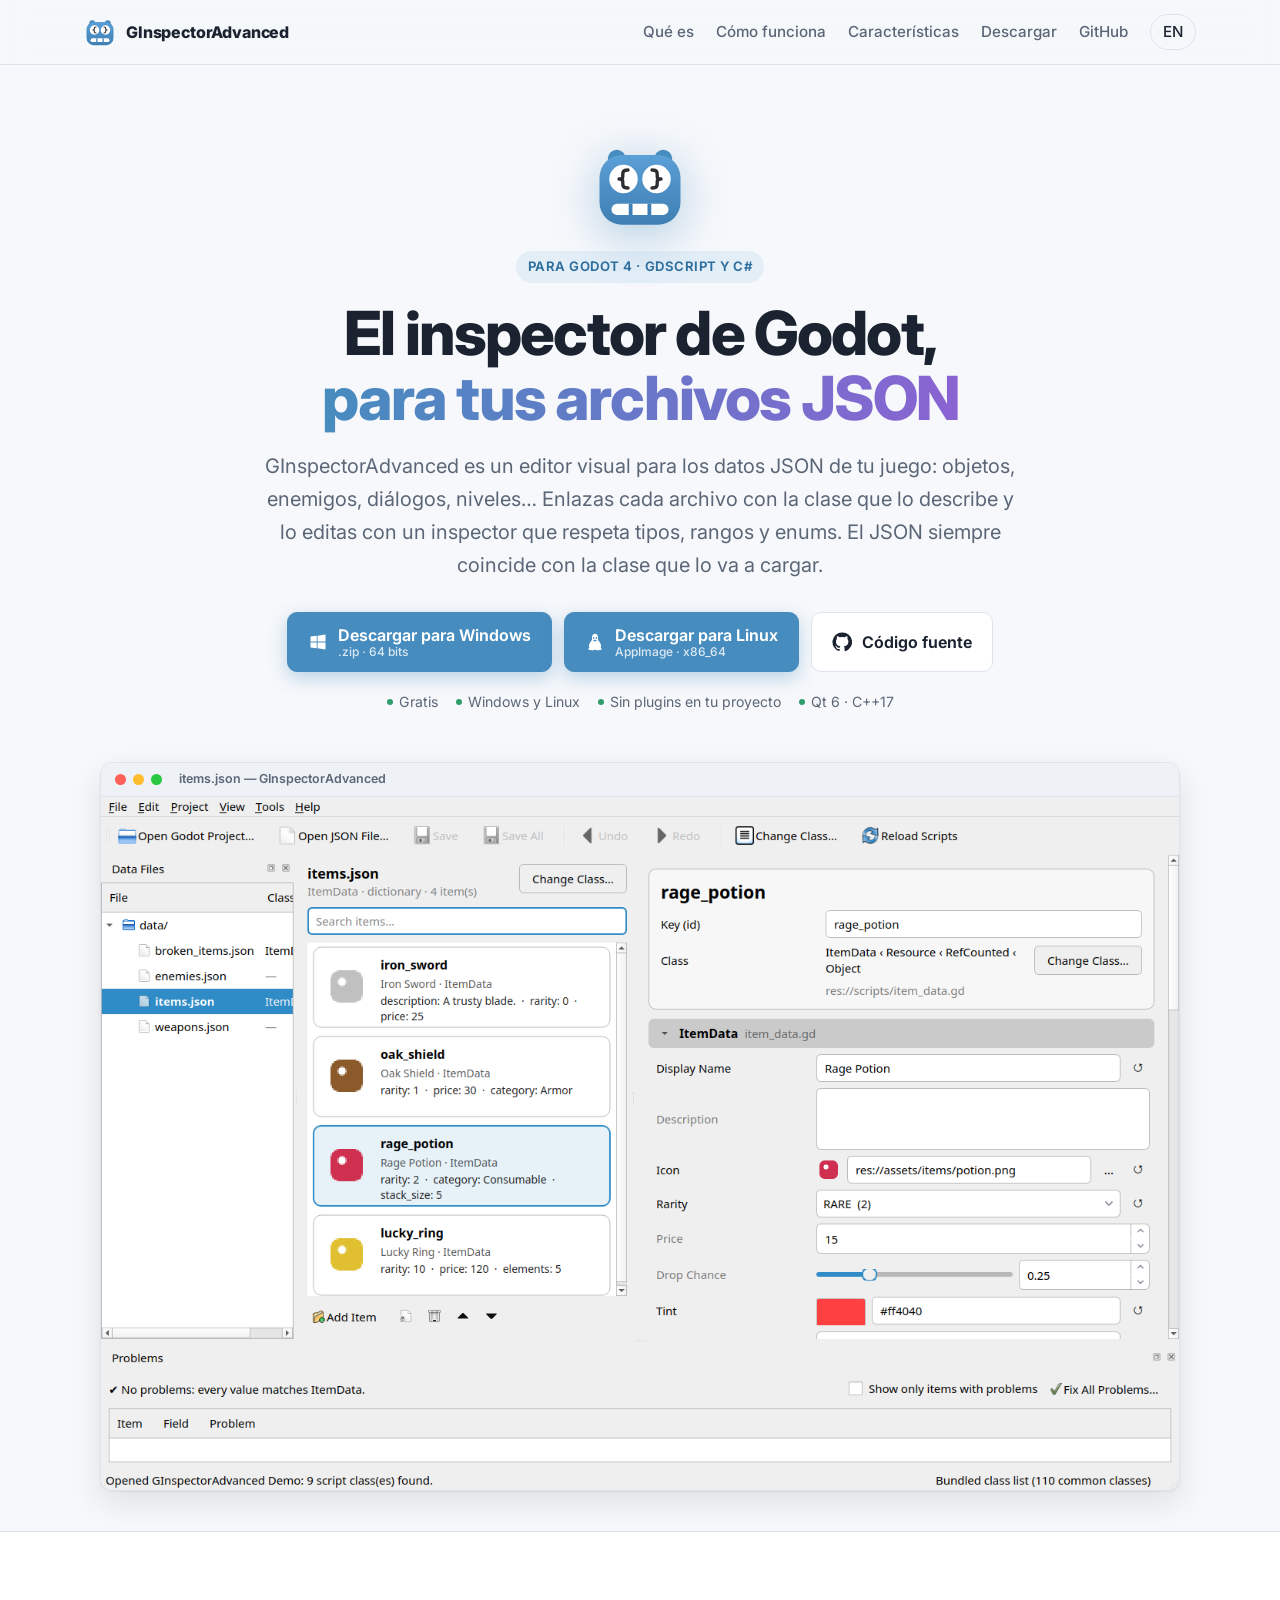
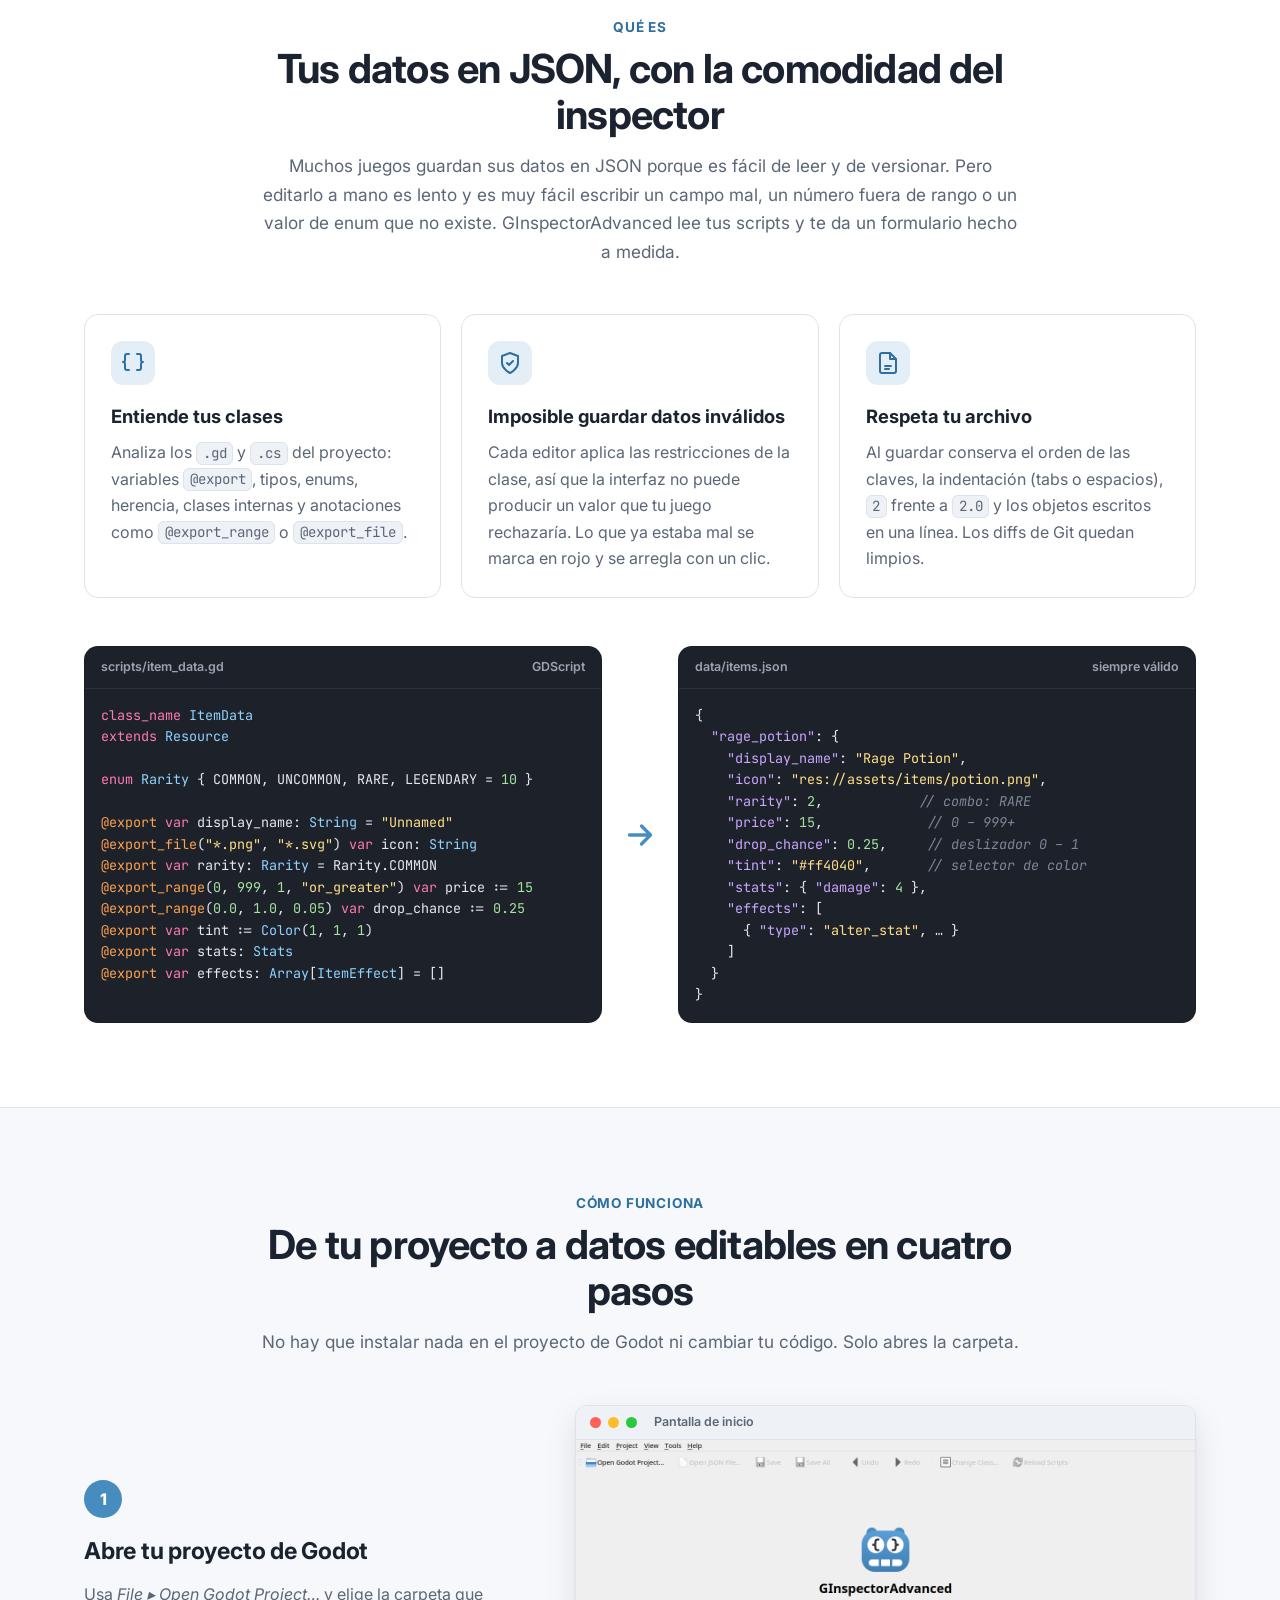
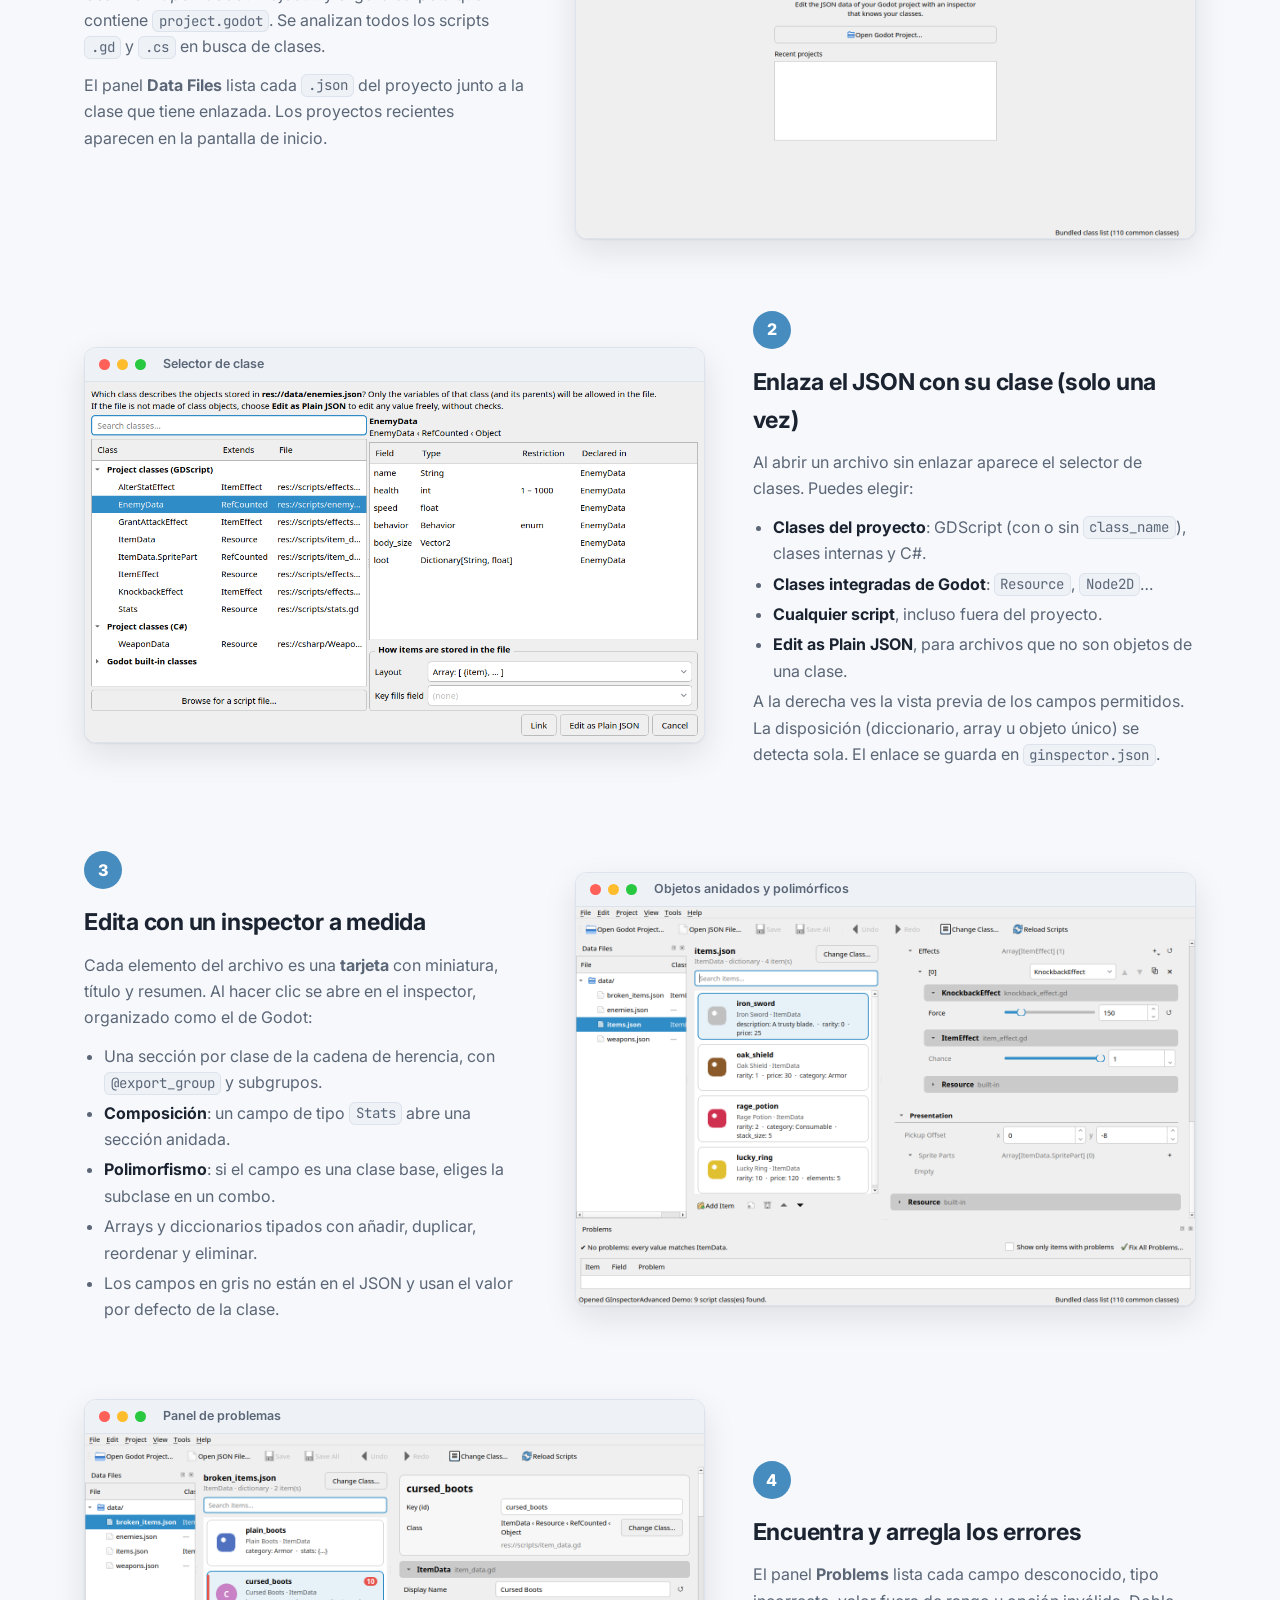
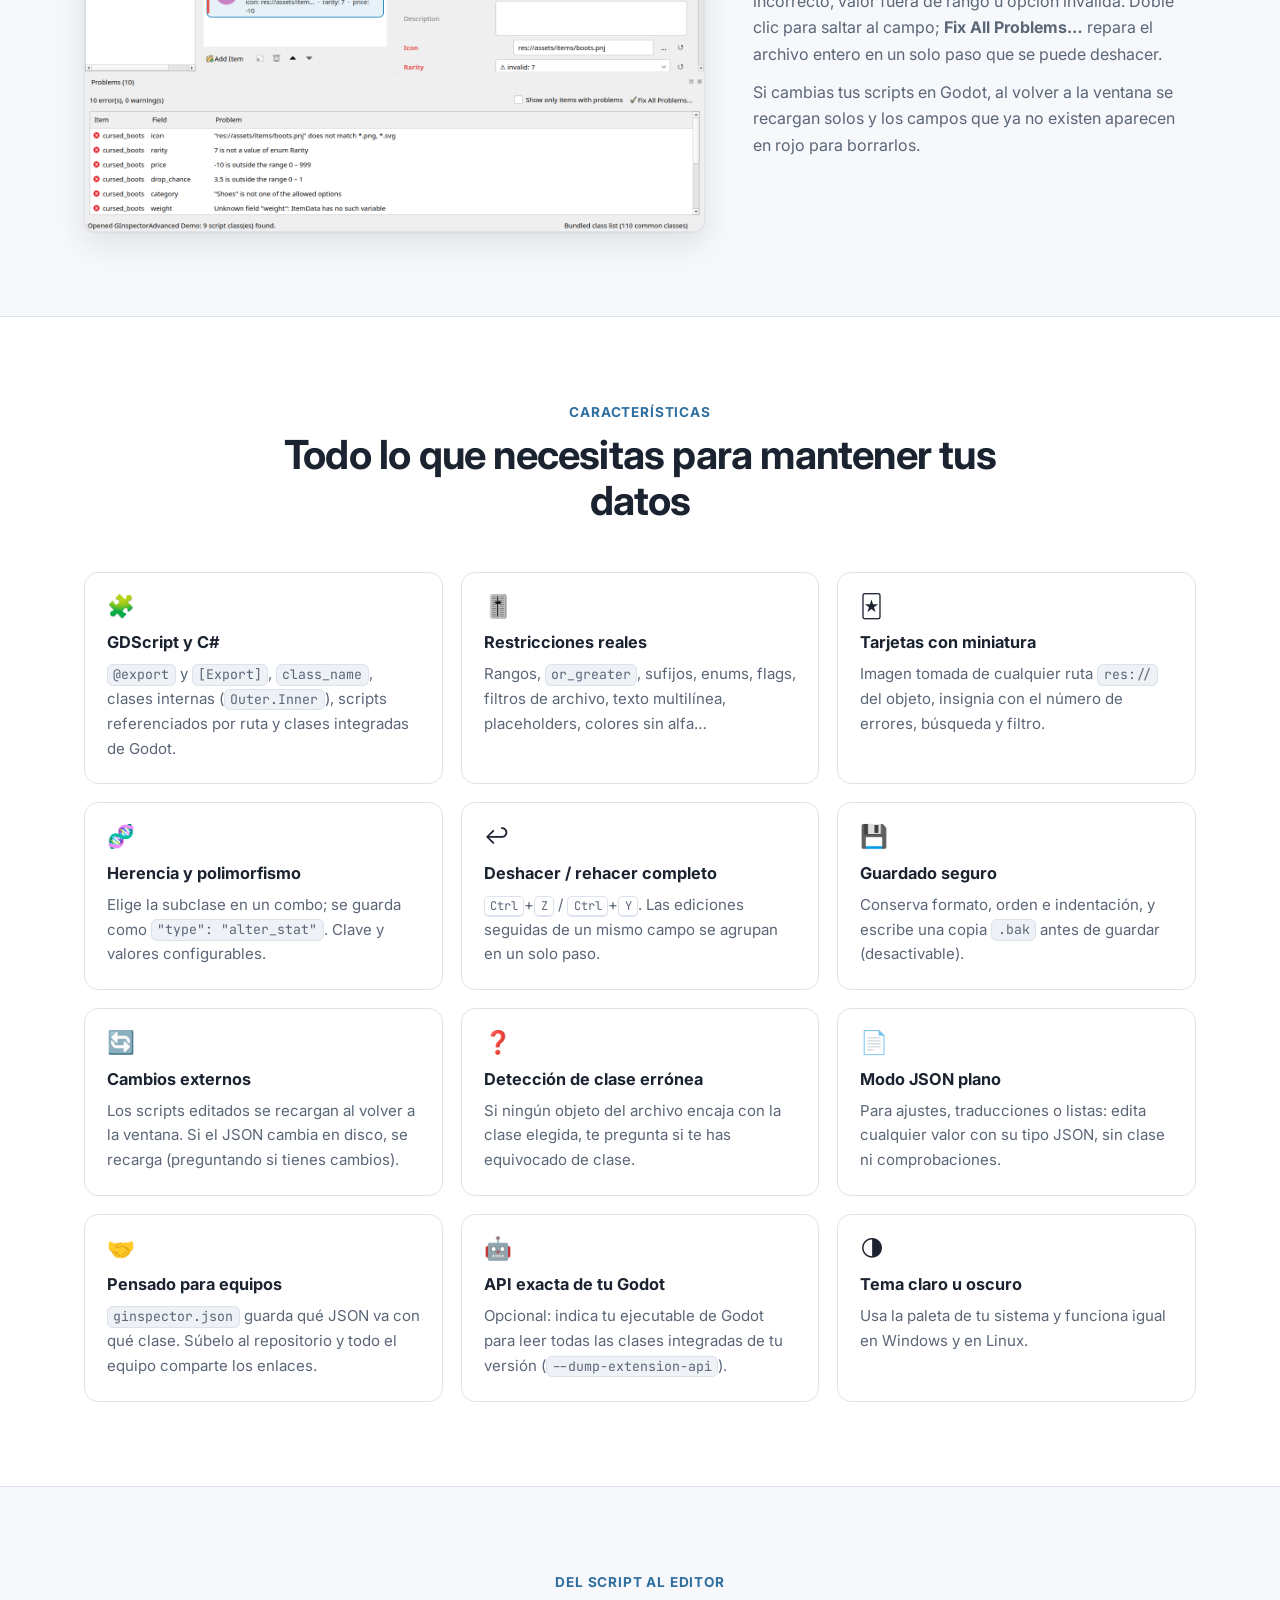
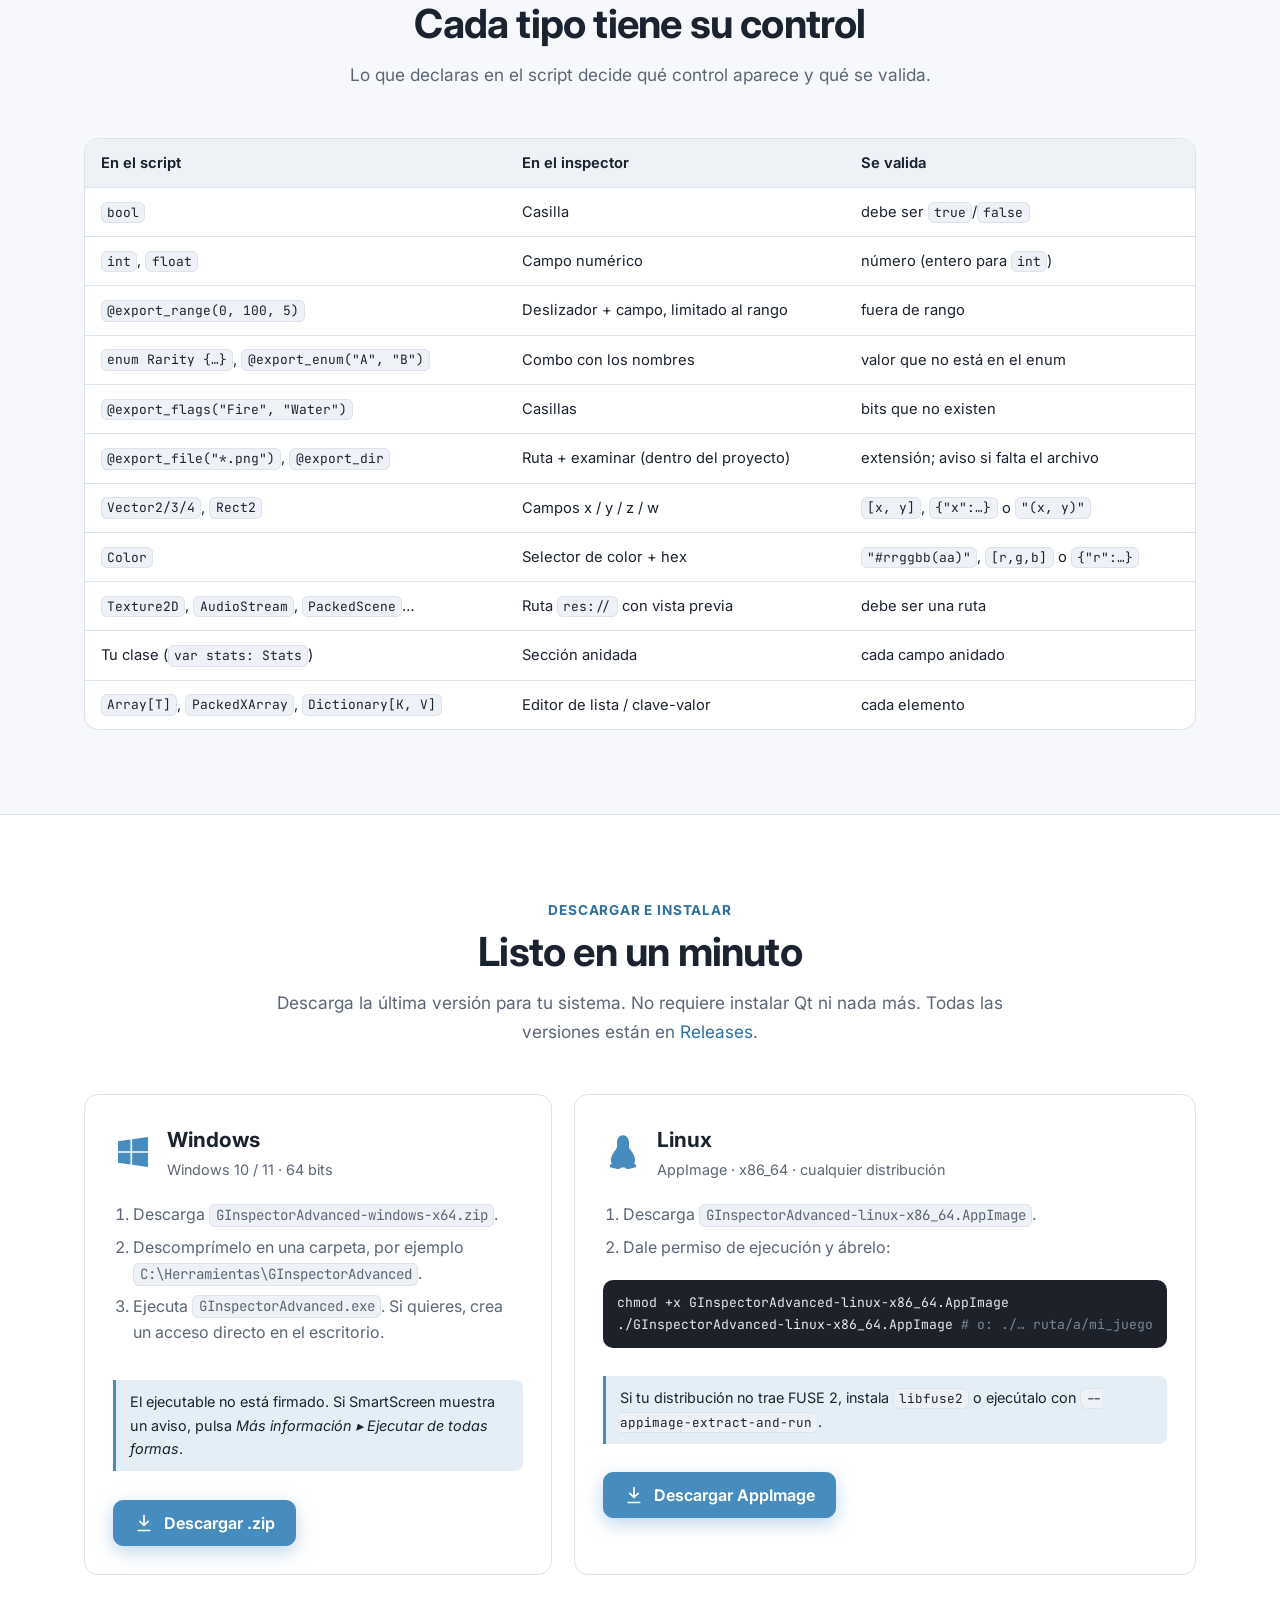
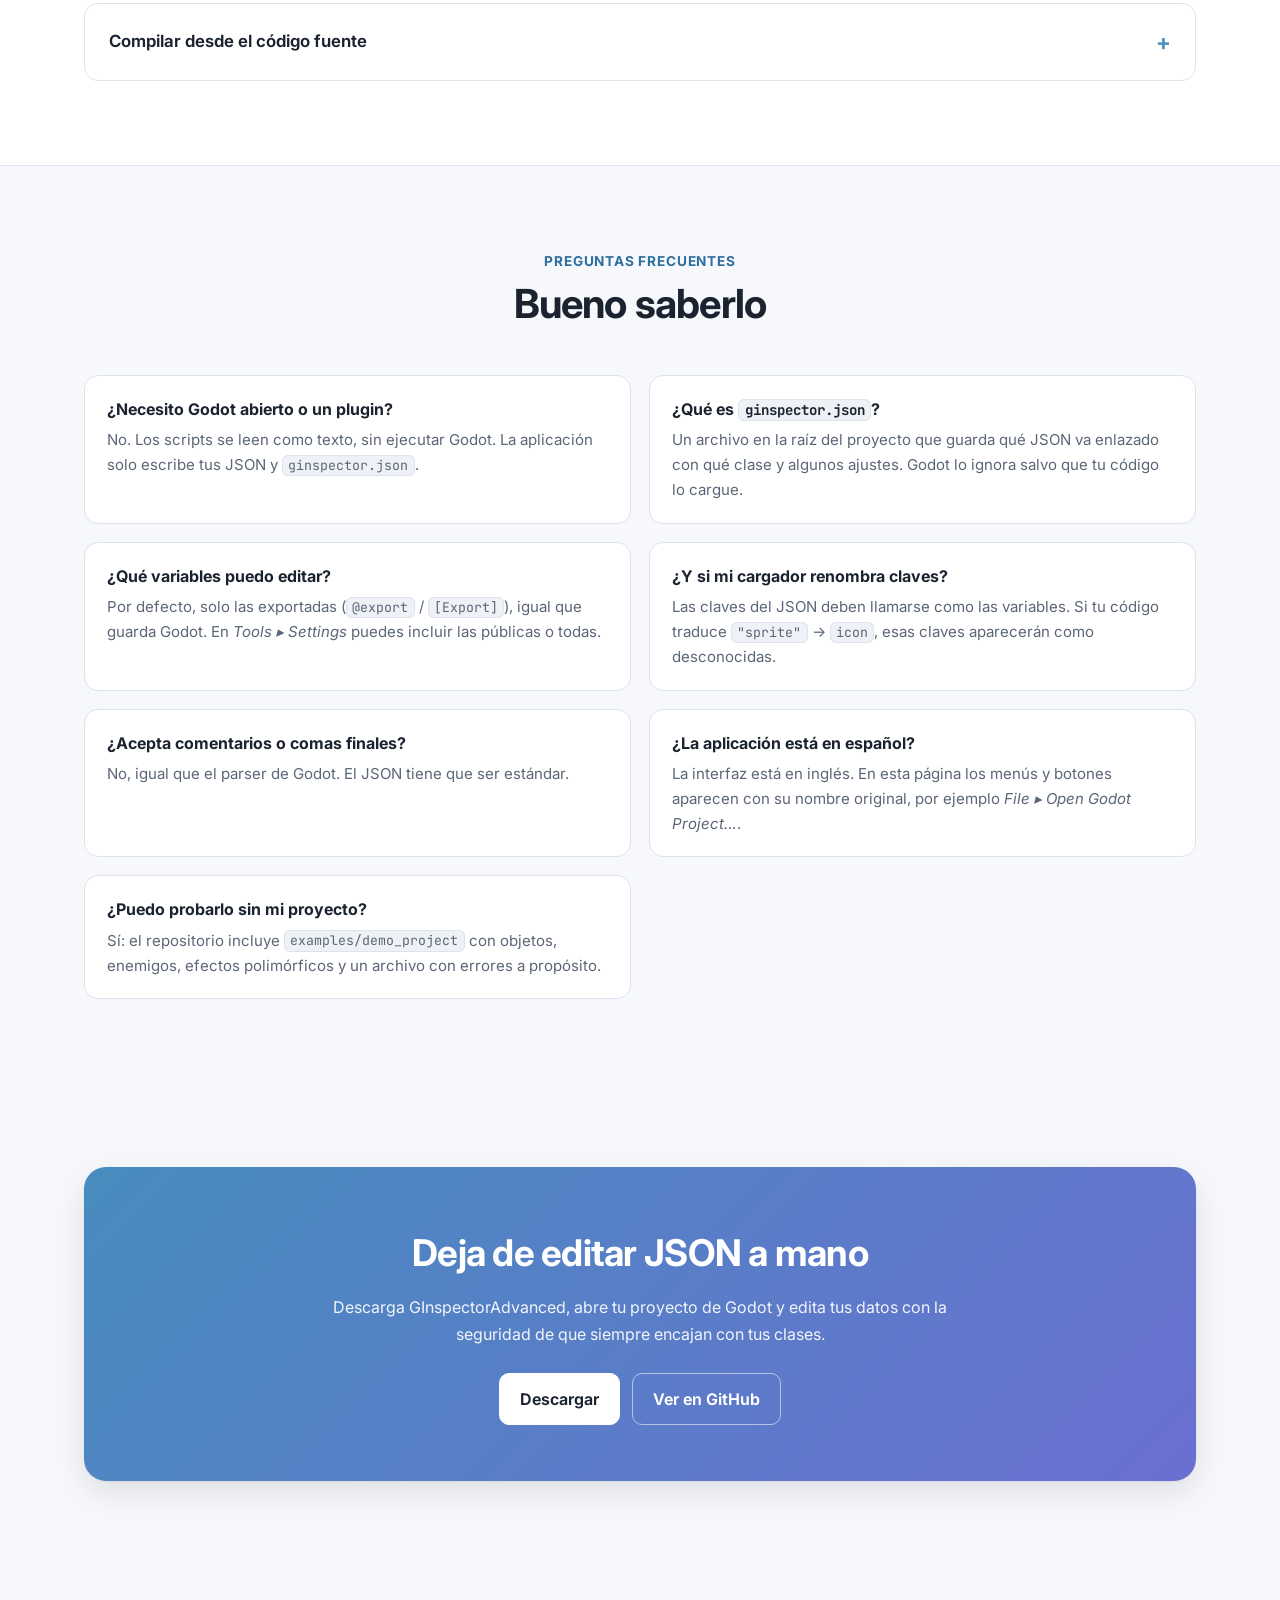
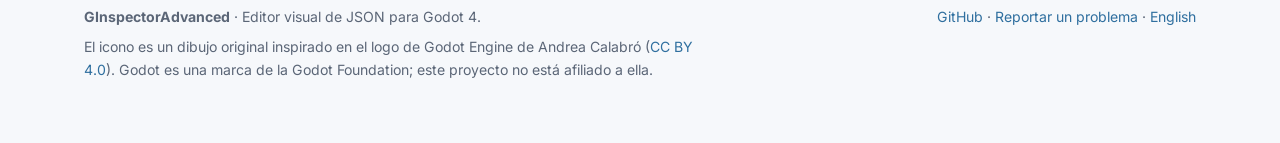
<file: docs/index.html>
<!doctype html>
<html lang="es">
<head>
  <meta charset="utf-8">
  <meta name="viewport" content="width=device-width, initial-scale=1">
  <title>GInspectorAdvanced · Editor visual de JSON para Godot 4</title>
  <meta name="description" content="Edita los archivos JSON de tu proyecto Godot 4 con un inspector que conoce tus clases GDScript y C#. Gratis para Windows y Linux.">
  <link rel="icon" type="image/svg+xml" href="assets/icon.svg">
  <link rel="alternate" hreflang="es" href="./">
  <link rel="alternate" hreflang="en" href="en/">
  <meta property="og:title" content="GInspectorAdvanced">
  <meta property="og:description" content="El inspector de Godot, para tus archivos JSON.">
  <meta property="og:image" content="assets/img/main-light.png">
  <meta name="theme-color" content="#478cbf">
  <link rel="preconnect" href="https://fonts.googleapis.com">
  <link rel="preconnect" href="https://fonts.gstatic.com" crossorigin>
  <link href="https://fonts.googleapis.com/css2?family=Inter:wght@400;500;600;700;800&family=JetBrains+Mono:wght@400;500&display=swap" rel="stylesheet">
  <link rel="stylesheet" href="assets/style.css">
</head>
<body>

<header class="site-header">
  <div class="wrap">
    <a class="brand" href="#"><img src="assets/icon.svg" alt="">GInspectorAdvanced</a>
    <nav class="nav">
      <a href="#que-es">Qué es</a>
      <a href="#como-funciona">Cómo funciona</a>
      <a href="#caracteristicas">Características</a>
      <a href="#descargar">Descargar</a>
      <a class="gh" href="https://github.com/Grojman/GInspectorAdvanced">GitHub</a>
      <a class="lang" href="en/" hreflang="en" lang="en" title="Read this page in English">EN</a>
    </nav>
  </div>
</header>

<main>
  <!-- HERO -->
  <section class="hero">
    <div class="wrap hero-grid">
      <div>
        <img class="hero-logo" src="assets/icon.svg" alt="Icono de GInspectorAdvanced">
        <div class="eyebrow">Para Godot 4 · GDScript y C#</div>
        <h1>El inspector de Godot,<br><span class="grad">para tus archivos JSON</span></h1>
        <p class="lead">GInspectorAdvanced es un editor visual para los datos JSON de tu juego: objetos, enemigos,
          diálogos, niveles… Enlazas cada archivo con la clase que lo describe y lo editas con un inspector
          que respeta tipos, rangos y enums. El JSON siempre coincide con la clase que lo va a cargar.</p>
        <div class="cta">
          <a class="btn btn-primary" href="https://github.com/Grojman/GInspectorAdvanced/releases/latest/download/GInspectorAdvanced-windows-x64.zip">
            <svg viewBox="0 0 24 24" fill="currentColor" aria-hidden="true"><path d="M3 5.5 10.5 4.5v7H3zM11.5 4.4 21 3v8.5h-9.5zM3 12.5h7.5v7L3 18.5zM11.5 12.5H21V21l-9.5-1.4z"/></svg>
            <span>Descargar para Windows<small>.zip · 64 bits</small></span>
          </a>
          <a class="btn btn-primary" href="https://github.com/Grojman/GInspectorAdvanced/releases/latest/download/GInspectorAdvanced-linux-x86_64.AppImage">
            <svg viewBox="0 0 24 24" fill="currentColor" aria-hidden="true"><path d="M12 2c-2.2 0-3.6 1.9-3.6 4.6 0 1.4.3 2.3-.5 3.6-.9 1.4-3.2 3.9-3.2 6.6 0 .8.2 1.5.6 2.1-.4.4-1.3.7-1.3 1.5 0 .9 1.3 1.1 2.7 1.3 1 .1 1.9.5 2.6.5.7 0 1.2-.4 1.6-.9h2.2c.4.5.9.9 1.6.9.7 0 1.6-.4 2.6-.5 1.4-.2 2.7-.4 2.7-1.3 0-.8-.9-1.1-1.3-1.5.4-.6.6-1.3.6-2.1 0-2.7-2.3-5.2-3.2-6.6-.8-1.3-.5-2.2-.5-3.6C15.6 3.9 14.2 2 12 2zm-1.6 4c.5 0 .8.6.8 1.3s-.3 1.2-.8 1.2-.8-.5-.8-1.2.3-1.3.8-1.3zm3.2 0c.5 0 .8.6.8 1.3s-.3 1.2-.8 1.2-.8-.5-.8-1.2.3-1.3.8-1.3zM12 9.2c.9 0 2 .6 2 1.1 0 .4-1.1 1.1-2 1.1s-2-.7-2-1.1c0-.5 1.1-1.1 2-1.1z"/></svg>
            <span>Descargar para Linux<small>AppImage · x86_64</small></span>
          </a>
          <a class="btn" href="https://github.com/Grojman/GInspectorAdvanced">
            <svg viewBox="0 0 24 24" fill="currentColor" aria-hidden="true"><path d="M12 .5a11.5 11.5 0 0 0-3.6 22.4c.6.1.8-.3.8-.6v-2c-3.2.7-3.9-1.5-3.9-1.5-.5-1.3-1.3-1.7-1.3-1.7-1-.7.1-.7.1-.7 1.2.1 1.8 1.2 1.8 1.2 1 1.8 2.8 1.3 3.5 1 .1-.8.4-1.3.7-1.6-2.6-.3-5.3-1.3-5.3-5.7 0-1.3.5-2.3 1.2-3.1-.1-.3-.5-1.5.1-3.1 0 0 1-.3 3.2 1.2a11 11 0 0 1 5.8 0c2.2-1.5 3.2-1.2 3.2-1.2.6 1.6.2 2.8.1 3.1.8.8 1.2 1.8 1.2 3.1 0 4.4-2.7 5.4-5.3 5.7.4.4.8 1.1.8 2.2v3.2c0 .3.2.7.8.6A11.5 11.5 0 0 0 12 .5z"/></svg>
            <span>Código fuente</span>
          </a>
        </div>
        <div class="meta"><span>Gratis</span><span>Windows y Linux</span><span>Sin plugins en tu proyecto</span><span>Qt 6 · C++17</span></div>
      </div>
      <div class="window">
        <div class="window-bar"><i></i><i></i><i></i><b>items.json — GInspectorAdvanced</b></div>
        <picture>
          <source srcset="assets/img/main-dark.png" media="(prefers-color-scheme: dark)">
          <img src="assets/img/main-light.png" width="1400" height="900" alt="Ventana principal: lista de archivos JSON, tarjetas con cada objeto y el inspector con los campos de la clase ItemData">
        </picture>
      </div>
    </div>
  </section>

  <!-- QUÉ ES -->
  <section id="que-es" class="alt">
    <div class="wrap">
      <div class="section-head">
        <div class="kicker">Qué es</div>
        <h2>Tus datos en JSON, con la comodidad del inspector</h2>
        <p>Muchos juegos guardan sus datos en JSON porque es fácil de leer y de versionar. Pero editarlo a mano
          es lento y es muy fácil escribir un campo mal, un número fuera de rango o un valor de enum que no existe.
          GInspectorAdvanced lee tus scripts y te da un formulario hecho a medida.</p>
      </div>

      <div class="pillars">
        <div class="pillar">
          <div class="ico"><svg viewBox="0 0 24 24" fill="none" stroke="currentColor" stroke-width="2" stroke-linecap="round" stroke-linejoin="round"><path d="M8 3H6a2 2 0 0 0-2 2v4a2 2 0 0 1-2 2 2 2 0 0 1 2 2v4a2 2 0 0 0 2 2h2M16 3h2a2 2 0 0 1 2 2v4a2 2 0 0 0 2 2 2 2 0 0 0-2 2v4a2 2 0 0 1-2 2h-2"/></svg></div>
          <h3>Entiende tus clases</h3>
          <p>Analiza los <code>.gd</code> y <code>.cs</code> del proyecto: variables <code>@export</code>, tipos, enums,
            herencia, clases internas y anotaciones como <code>@export_range</code> o <code>@export_file</code>.</p>
        </div>
        <div class="pillar">
          <div class="ico"><svg viewBox="0 0 24 24" fill="none" stroke="currentColor" stroke-width="2" stroke-linecap="round" stroke-linejoin="round"><path d="M12 22s8-4 8-10V5l-8-3-8 3v7c0 6 8 10 8 10z"/><path d="m9 12 2 2 4-4"/></svg></div>
          <h3>Imposible guardar datos inválidos</h3>
          <p>Cada editor aplica las restricciones de la clase, así que la interfaz no puede producir un valor que tu
            juego rechazaría. Lo que ya estaba mal se marca en rojo y se arregla con un clic.</p>
        </div>
        <div class="pillar">
          <div class="ico"><svg viewBox="0 0 24 24" fill="none" stroke="currentColor" stroke-width="2" stroke-linecap="round" stroke-linejoin="round"><path d="M14 2H6a2 2 0 0 0-2 2v16a2 2 0 0 0 2 2h12a2 2 0 0 0 2-2V8z"/><path d="M14 2v6h6M9 15h6M9 18h4"/></svg></div>
          <h3>Respeta tu archivo</h3>
          <p>Al guardar conserva el orden de las claves, la indentación (tabs o espacios), <code>2</code> frente a
            <code>2.0</code> y los objetos escritos en una línea. Los diffs de Git quedan limpios.</p>
        </div>
      </div>

      <div class="mapping">
        <div class="code">
          <div class="code-title"><span>scripts/item_data.gd</span><span>GDScript</span></div>
<pre><span class="tk-k">class_name</span> <span class="tk-t">ItemData</span>
<span class="tk-k">extends</span> <span class="tk-t">Resource</span>

<span class="tk-k">enum</span> <span class="tk-t">Rarity</span> { COMMON, UNCOMMON, RARE, LEGENDARY = <span class="tk-n">10</span> }

<span class="tk-a">@export</span> <span class="tk-k">var</span> display_name: <span class="tk-t">String</span> = <span class="tk-s">"Unnamed"</span>
<span class="tk-a">@export_file</span>(<span class="tk-s">"*.png"</span>, <span class="tk-s">"*.svg"</span>) <span class="tk-k">var</span> icon: <span class="tk-t">String</span>
<span class="tk-a">@export</span> <span class="tk-k">var</span> rarity: <span class="tk-t">Rarity</span> = Rarity.COMMON
<span class="tk-a">@export_range</span>(<span class="tk-n">0</span>, <span class="tk-n">999</span>, <span class="tk-n">1</span>, <span class="tk-s">"or_greater"</span>) <span class="tk-k">var</span> price := <span class="tk-n">15</span>
<span class="tk-a">@export_range</span>(<span class="tk-n">0.0</span>, <span class="tk-n">1.0</span>, <span class="tk-n">0.05</span>) <span class="tk-k">var</span> drop_chance := <span class="tk-n">0.25</span>
<span class="tk-a">@export</span> <span class="tk-k">var</span> tint := <span class="tk-t">Color</span>(<span class="tk-n">1</span>, <span class="tk-n">1</span>, <span class="tk-n">1</span>)
<span class="tk-a">@export</span> <span class="tk-k">var</span> stats: <span class="tk-t">Stats</span>
<span class="tk-a">@export</span> <span class="tk-k">var</span> effects: <span class="tk-t">Array</span>[<span class="tk-t">ItemEffect</span>] = []</pre>
        </div>
        <div class="arrow"><svg viewBox="0 0 24 24" fill="none" stroke="currentColor" stroke-width="2.2" stroke-linecap="round" stroke-linejoin="round"><path d="M5 12h14M13 6l6 6-6 6"/></svg></div>
        <div class="code">
          <div class="code-title"><span>data/items.json</span><span>siempre válido</span></div>
<pre>{
  <span class="tk-p">"rage_potion"</span>: {
    <span class="tk-p">"display_name"</span>: <span class="tk-s">"Rage Potion"</span>,
    <span class="tk-p">"icon"</span>: <span class="tk-s">"res://assets/items/potion.png"</span>,
    <span class="tk-p">"rarity"</span>: <span class="tk-n">2</span>,            <span class="tk-c">// combo: RARE</span>
    <span class="tk-p">"price"</span>: <span class="tk-n">15</span>,             <span class="tk-c">// 0 – 999+</span>
    <span class="tk-p">"drop_chance"</span>: <span class="tk-n">0.25</span>,     <span class="tk-c">// deslizador 0 – 1</span>
    <span class="tk-p">"tint"</span>: <span class="tk-s">"#ff4040"</span>,       <span class="tk-c">// selector de color</span>
    <span class="tk-p">"stats"</span>: { <span class="tk-p">"damage"</span>: <span class="tk-n">4</span> },
    <span class="tk-p">"effects"</span>: [
      { <span class="tk-p">"type"</span>: <span class="tk-s">"alter_stat"</span>, … }
    ]
  }
}</pre>
        </div>
      </div>
    </div>
  </section>

  <!-- CÓMO FUNCIONA -->
  <section id="como-funciona">
    <div class="wrap">
      <div class="section-head">
        <div class="kicker">Cómo funciona</div>
        <h2>De tu proyecto a datos editables en cuatro pasos</h2>
        <p>No hay que instalar nada en el proyecto de Godot ni cambiar tu código. Solo abres la carpeta.</p>
      </div>

      <div class="steps">
        <div class="step">
          <div class="step-text">
            <div class="step-num">1</div>
            <h3>Abre tu proyecto de Godot</h3>
            <p>Usa <em>File ▸ Open Godot Project…</em> y elige la carpeta que contiene <code>project.godot</code>.
              Se analizan todos los scripts <code>.gd</code> y <code>.cs</code> en busca de clases.</p>
            <p>El panel <strong>Data Files</strong> lista cada <code>.json</code> del proyecto junto a la clase que tiene enlazada.
              Los proyectos recientes aparecen en la pantalla de inicio.</p>
          </div>
          <div class="window">
            <div class="window-bar"><i></i><i></i><i></i><b>Pantalla de inicio</b></div>
            <picture>
              <source srcset="assets/img/welcome-dark.png" media="(prefers-color-scheme: dark)">
              <img src="assets/img/welcome-light.png" width="1400" height="900" loading="lazy" alt="Pantalla de inicio con el botón Open Godot Project y la lista de proyectos recientes">
            </picture>
          </div>
        </div>

        <div class="step">
          <div class="step-text">
            <div class="step-num">2</div>
            <h3>Enlaza el JSON con su clase (solo una vez)</h3>
            <p>Al abrir un archivo sin enlazar aparece el selector de clases. Puedes elegir:</p>
            <ul>
              <li><strong>Clases del proyecto</strong>: GDScript (con o sin <code>class_name</code>), clases internas y C#.</li>
              <li><strong>Clases integradas de Godot</strong>: <code>Resource</code>, <code>Node2D</code>…</li>
              <li><strong>Cualquier script</strong>, incluso fuera del proyecto.</li>
              <li><strong>Edit as Plain JSON</strong>, para archivos que no son objetos de una clase.</li>
            </ul>
            <p>A la derecha ves la vista previa de los campos permitidos. La disposición (diccionario, array u objeto
              único) se detecta sola. El enlace se guarda en <code>ginspector.json</code>.</p>
          </div>
          <div class="window">
            <div class="window-bar"><i></i><i></i><i></i><b>Selector de clase</b></div>
            <picture>
              <source srcset="assets/img/class_picker-dark.png" media="(prefers-color-scheme: dark)">
              <img src="assets/img/class_picker-light.png" width="1100" height="640" loading="lazy" alt="Diálogo para elegir la clase de enemies.json con la vista previa de los campos de EnemyData">
            </picture>
          </div>
        </div>

        <div class="step">
          <div class="step-text">
            <div class="step-num">3</div>
            <h3>Edita con un inspector a medida</h3>
            <p>Cada elemento del archivo es una <strong>tarjeta</strong> con miniatura, título y resumen. Al hacer clic se abre
              en el inspector, organizado como el de Godot:</p>
            <ul>
              <li>Una sección por clase de la cadena de herencia, con <code>@export_group</code> y subgrupos.</li>
              <li><strong>Composición</strong>: un campo de tipo <code>Stats</code> abre una sección anidada.</li>
              <li><strong>Polimorfismo</strong>: si el campo es una clase base, eliges la subclase en un combo.</li>
              <li>Arrays y diccionarios tipados con añadir, duplicar, reordenar y eliminar.</li>
              <li>Los campos en gris no están en el JSON y usan el valor por defecto de la clase.</li>
            </ul>
          </div>
          <div class="window">
            <div class="window-bar"><i></i><i></i><i></i><b>Objetos anidados y polimórficos</b></div>
            <picture>
              <source srcset="assets/img/nested-dark.png" media="(prefers-color-scheme: dark)">
              <img src="assets/img/nested-light.png" width="1400" height="900" loading="lazy" alt="Inspector mostrando un array de efectos con un KnockbackEffect elegido como subclase">
            </picture>
          </div>
        </div>

        <div class="step">
          <div class="step-text">
            <div class="step-num">4</div>
            <h3>Encuentra y arregla los errores</h3>
            <p>El panel <strong>Problems</strong> lista cada campo desconocido, tipo incorrecto, valor fuera de rango u opción
              inválida. Doble clic para saltar al campo; <strong>Fix All Problems…</strong> repara el archivo entero en un solo paso
              que se puede deshacer.</p>
            <p>Si cambias tus scripts en Godot, al volver a la ventana se recargan solos y los campos que ya no existen
              aparecen en rojo para borrarlos.</p>
          </div>
          <div class="window">
            <div class="window-bar"><i></i><i></i><i></i><b>Panel de problemas</b></div>
            <picture>
              <source srcset="assets/img/problems-dark.png" media="(prefers-color-scheme: dark)">
              <img src="assets/img/problems-light.png" width="1400" height="900" loading="lazy" alt="Un objeto con 10 errores marcado en rojo y la lista de problemas debajo">
            </picture>
          </div>
        </div>
      </div>
    </div>
  </section>

  <!-- CARACTERÍSTICAS -->
  <section id="caracteristicas" class="alt">
    <div class="wrap">
      <div class="section-head">
        <div class="kicker">Características</div>
        <h2>Todo lo que necesitas para mantener tus datos</h2>
      </div>
      <div class="features">
        <div class="feature"><div class="ico">🧩</div><h3>GDScript y C#</h3><p><code>@export</code> y <code>[Export]</code>, <code>class_name</code>, clases internas (<code>Outer.Inner</code>), scripts referenciados por ruta y clases integradas de Godot.</p></div>
        <div class="feature"><div class="ico">🎚️</div><h3>Restricciones reales</h3><p>Rangos, <code>or_greater</code>, sufijos, enums, flags, filtros de archivo, texto multilínea, placeholders, colores sin alfa…</p></div>
        <div class="feature"><div class="ico">🃏</div><h3>Tarjetas con miniatura</h3><p>Imagen tomada de cualquier ruta <code>res://</code> del objeto, insignia con el número de errores, búsqueda y filtro.</p></div>
        <div class="feature"><div class="ico">🧬</div><h3>Herencia y polimorfismo</h3><p>Elige la subclase en un combo; se guarda como <code>"type": "alter_stat"</code>. Clave y valores configurables.</p></div>
        <div class="feature"><div class="ico">↩️</div><h3>Deshacer / rehacer completo</h3><p><kbd>Ctrl</kbd>+<kbd>Z</kbd> / <kbd>Ctrl</kbd>+<kbd>Y</kbd>. Las ediciones seguidas de un mismo campo se agrupan en un solo paso.</p></div>
        <div class="feature"><div class="ico">💾</div><h3>Guardado seguro</h3><p>Conserva formato, orden e indentación, y escribe una copia <code>.bak</code> antes de guardar (desactivable).</p></div>
        <div class="feature"><div class="ico">🔄</div><h3>Cambios externos</h3><p>Los scripts editados se recargan al volver a la ventana. Si el JSON cambia en disco, se recarga (preguntando si tienes cambios).</p></div>
        <div class="feature"><div class="ico">❓</div><h3>Detección de clase errónea</h3><p>Si ningún objeto del archivo encaja con la clase elegida, te pregunta si te has equivocado de clase.</p></div>
        <div class="feature"><div class="ico">📄</div><h3>Modo JSON plano</h3><p>Para ajustes, traducciones o listas: edita cualquier valor con su tipo JSON, sin clase ni comprobaciones.</p></div>
        <div class="feature"><div class="ico">🤝</div><h3>Pensado para equipos</h3><p><code>ginspector.json</code> guarda qué JSON va con qué clase. Súbelo al repositorio y todo el equipo comparte los enlaces.</p></div>
        <div class="feature"><div class="ico">🤖</div><h3>API exacta de tu Godot</h3><p>Opcional: indica tu ejecutable de Godot para leer todas las clases integradas de tu versión (<code>--dump-extension-api</code>).</p></div>
        <div class="feature"><div class="ico">🌗</div><h3>Tema claro u oscuro</h3><p>Usa la paleta de tu sistema y funciona igual en Windows y en Linux.</p></div>
      </div>
    </div>
  </section>

  <!-- RESTRICCIONES -->
  <section id="restricciones">
    <div class="wrap">
      <div class="section-head">
        <div class="kicker">Del script al editor</div>
        <h2>Cada tipo tiene su control</h2>
        <p>Lo que declaras en el script decide qué control aparece y qué se valida.</p>
      </div>
      <div class="table-wrap">
        <table>
          <thead><tr><th>En el script</th><th>En el inspector</th><th>Se valida</th></tr></thead>
          <tbody>
            <tr><td><code>bool</code></td><td>Casilla</td><td>debe ser <code>true</code>/<code>false</code></td></tr>
            <tr><td><code>int</code>, <code>float</code></td><td>Campo numérico</td><td>número (entero para <code>int</code>)</td></tr>
            <tr><td><code>@export_range(0, 100, 5)</code></td><td>Deslizador + campo, limitado al rango</td><td>fuera de rango</td></tr>
            <tr><td><code>enum Rarity {…}</code>, <code>@export_enum("A", "B")</code></td><td>Combo con los nombres</td><td>valor que no está en el enum</td></tr>
            <tr><td><code>@export_flags("Fire", "Water")</code></td><td>Casillas</td><td>bits que no existen</td></tr>
            <tr><td><code>@export_file("*.png")</code>, <code>@export_dir</code></td><td>Ruta + examinar (dentro del proyecto)</td><td>extensión; aviso si falta el archivo</td></tr>
            <tr><td><code>Vector2/3/4</code>, <code>Rect2</code></td><td>Campos x / y / z / w</td><td><code>[x, y]</code>, <code>{"x":…}</code> o <code>"(x, y)"</code></td></tr>
            <tr><td><code>Color</code></td><td>Selector de color + hex</td><td><code>"#rrggbb(aa)"</code>, <code>[r,g,b]</code> o <code>{"r":…}</code></td></tr>
            <tr><td><code>Texture2D</code>, <code>AudioStream</code>, <code>PackedScene</code>…</td><td>Ruta <code>res://</code> con vista previa</td><td>debe ser una ruta</td></tr>
            <tr><td>Tu clase (<code>var stats: Stats</code>)</td><td>Sección anidada</td><td>cada campo anidado</td></tr>
            <tr><td><code>Array[T]</code>, <code>PackedXArray</code>, <code>Dictionary[K, V]</code></td><td>Editor de lista / clave-valor</td><td>cada elemento</td></tr>
          </tbody>
        </table>
      </div>
    </div>
  </section>

  <!-- DESCARGAR -->
  <section id="descargar" class="alt">
    <div class="wrap">
      <div class="section-head">
        <div class="kicker">Descargar e instalar</div>
        <h2>Listo en un minuto</h2>
        <p>Descarga la última versión para tu sistema. No requiere instalar Qt ni nada más.
          Todas las versiones están en <a href="https://github.com/Grojman/GInspectorAdvanced/releases">Releases</a>.</p>
      </div>

      <div class="downloads">
        <div class="dl">
          <div class="dl-head">
            <svg viewBox="0 0 24 24" fill="currentColor" aria-hidden="true"><path d="M3 5.5 10.5 4.5v7H3zM11.5 4.4 21 3v8.5h-9.5zM3 12.5h7.5v7L3 18.5zM11.5 12.5H21V21l-9.5-1.4z"/></svg>
            <div><h3>Windows</h3><p>Windows 10 / 11 · 64 bits</p></div>
          </div>
          <ol>
            <li>Descarga <code>GInspectorAdvanced-windows-x64.zip</code>.</li>
            <li>Descomprímelo en una carpeta, por ejemplo <code>C:\Herramientas\GInspectorAdvanced</code>.</li>
            <li>Ejecuta <code>GInspectorAdvanced.exe</code>. Si quieres, crea un acceso directo en el escritorio.</li>
          </ol>
          <p class="note">El ejecutable no está firmado. Si SmartScreen muestra un aviso, pulsa <em>Más información ▸ Ejecutar de todas formas</em>.</p>
          <a class="btn btn-primary" href="https://github.com/Grojman/GInspectorAdvanced/releases/latest/download/GInspectorAdvanced-windows-x64.zip">
            <svg viewBox="0 0 24 24" fill="none" stroke="currentColor" stroke-width="2" stroke-linecap="round" stroke-linejoin="round"><path d="M12 3v12M7 10l5 5 5-5M5 21h14"/></svg>
            <span>Descargar .zip</span>
          </a>
        </div>

        <div class="dl">
          <div class="dl-head">
            <svg viewBox="0 0 24 24" fill="currentColor" aria-hidden="true"><path d="M12 2c-2.2 0-3.6 1.9-3.6 4.6 0 1.4.3 2.3-.5 3.6-.9 1.4-3.2 3.9-3.2 6.6 0 .8.2 1.5.6 2.1-.4.4-1.3.7-1.3 1.5 0 .9 1.3 1.1 2.7 1.3 1 .1 1.9.5 2.6.5.7 0 1.2-.4 1.6-.9h2.2c.4.5.9.9 1.6.9.7 0 1.6-.4 2.6-.5 1.4-.2 2.7-.4 2.7-1.3 0-.8-.9-1.1-1.3-1.5.4-.6.6-1.3.6-2.1 0-2.7-2.3-5.2-3.2-6.6-.8-1.3-.5-2.2-.5-3.6C15.6 3.9 14.2 2 12 2z"/></svg>
            <div><h3>Linux</h3><p>AppImage · x86_64 · cualquier distribución</p></div>
          </div>
          <ol>
            <li>Descarga <code>GInspectorAdvanced-linux-x86_64.AppImage</code>.</li>
            <li>Dale permiso de ejecución y ábrelo:</li>
          </ol>
<pre class="shell">chmod +x GInspectorAdvanced-linux-x86_64.AppImage
./GInspectorAdvanced-linux-x86_64.AppImage <span class="c"># o: ./… ruta/a/mi_juego</span></pre>
          <p class="note">Si tu distribución no trae FUSE 2, instala <code>libfuse2</code> o ejecútalo con
            <code>--appimage-extract-and-run</code>.</p>
          <a class="btn btn-primary" href="https://github.com/Grojman/GInspectorAdvanced/releases/latest/download/GInspectorAdvanced-linux-x86_64.AppImage">
            <svg viewBox="0 0 24 24" fill="none" stroke="currentColor" stroke-width="2" stroke-linecap="round" stroke-linejoin="round"><path d="M12 3v12M7 10l5 5 5-5M5 21h14"/></svg>
            <span>Descargar AppImage</span>
          </a>
        </div>
      </div>

      <details class="source">
        <summary>Compilar desde el código fuente</summary>
        <div class="inner">
          <p>Necesitas <strong>CMake ≥ 3.19</strong>, un compilador <strong>C++17</strong> y <strong>Qt 6.2+</strong> con los módulos <em>Widgets</em> y <em>Svg</em>.</p>
          <h4>Linux</h4>
<pre class="shell"><span class="c"># Debian/Ubuntu: sudo apt install build-essential cmake qt6-base-dev libqt6svg6-dev
# Fedora:        sudo dnf install gcc-c++ cmake qt6-qtbase-devel qt6-qtsvg-devel
# Arch:          sudo pacman -S base-devel cmake qt6-base qt6-svg</span>
git clone https://github.com/Grojman/GInspectorAdvanced.git
cd GInspectorAdvanced
cmake -S . -B build -DCMAKE_BUILD_TYPE=Release
cmake --build build -j
./build/GInspectorAdvanced
<span class="c"># opcional: entrada en el menú e icono</span>
sudo cmake --install build</pre>
          <h4>Windows</h4>
          <p>Instala Qt 6 con el instalador online (kit MSVC 2022 64 bits o MinGW, con <em>Qt SVG</em>) y, desde un
            <em>Developer Command Prompt</em>:</p>
<pre class="shell">cmake -S . -B build -DCMAKE_PREFIX_PATH=C:\Qt\6.8.0\msvc2022_64
cmake --build build --config Release
C:\Qt\6.8.0\msvc2022_64\bin\windeployqt.exe build\Release\GInspectorAdvanced.exe</pre>
          <p>También puedes abrir la carpeta en <strong>Qt Creator</strong> y pulsar <em>Ejecutar</em>.</p>
        </div>
      </details>
    </div>
  </section>

  <!-- PREGUNTAS -->
  <section id="preguntas">
    <div class="wrap">
      <div class="section-head">
        <div class="kicker">Preguntas frecuentes</div>
        <h2>Bueno saberlo</h2>
      </div>
      <div class="faq">
        <div><h3>¿Necesito Godot abierto o un plugin?</h3><p>No. Los scripts se leen como texto, sin ejecutar Godot. La aplicación solo escribe tus JSON y <code>ginspector.json</code>.</p></div>
        <div><h3>¿Qué es <code>ginspector.json</code>?</h3><p>Un archivo en la raíz del proyecto que guarda qué JSON va enlazado con qué clase y algunos ajustes. Godot lo ignora salvo que tu código lo cargue.</p></div>
        <div><h3>¿Qué variables puedo editar?</h3><p>Por defecto, solo las exportadas (<code>@export</code> / <code>[Export]</code>), igual que guarda Godot. En <em>Tools ▸ Settings</em> puedes incluir las públicas o todas.</p></div>
        <div><h3>¿Y si mi cargador renombra claves?</h3><p>Las claves del JSON deben llamarse como las variables. Si tu código traduce <code>"sprite"</code> → <code>icon</code>, esas claves aparecerán como desconocidas.</p></div>
        <div><h3>¿Acepta comentarios o comas finales?</h3><p>No, igual que el parser de Godot. El JSON tiene que ser estándar.</p></div>
        <div><h3>¿La aplicación está en español?</h3><p>La interfaz está en inglés. En esta página los menús y botones aparecen con su nombre original, por ejemplo <em>File ▸ Open Godot Project…</em>.</p></div>
        <div><h3>¿Puedo probarlo sin mi proyecto?</h3><p>Sí: el repositorio incluye <code>examples/demo_project</code> con objetos, enemigos, efectos polimórficos y un archivo con errores a propósito.</p></div>
      </div>
    </div>
  </section>

  <section class="final">
    <div class="wrap">
      <div class="box">
        <h2>Deja de editar JSON a mano</h2>
        <p>Descarga GInspectorAdvanced, abre tu proyecto de Godot y edita tus datos con la seguridad de que siempre
          encajan con tus clases.</p>
        <div class="cta">
          <a class="btn" href="#descargar">Descargar</a>
          <a class="btn ghost" href="https://github.com/Grojman/GInspectorAdvanced">Ver en GitHub</a>
        </div>
      </div>
    </div>
  </section>
</main>

<footer>
  <div class="wrap">
    <div>
      <p><strong>GInspectorAdvanced</strong> · Editor visual de JSON para Godot 4.</p>
      <p>El icono es un dibujo original inspirado en el logo de Godot Engine de Andrea Calabró
        (<a href="https://creativecommons.org/licenses/by/4.0/">CC BY 4.0</a>). Godot es una marca de la Godot Foundation;
        este proyecto no está afiliado a ella.</p>
    </div>
    <div>
      <p><a href="https://github.com/Grojman/GInspectorAdvanced">GitHub</a> · <a href="https://github.com/Grojman/GInspectorAdvanced/issues">Reportar un problema</a> · <a href="en/" hreflang="en">English</a></p>
    </div>
  </div>
</footer>

<dialog class="lightbox" id="lightbox"><img alt=""></dialog>
<script src="assets/site.js"></script>
</body>
</html>
</file>
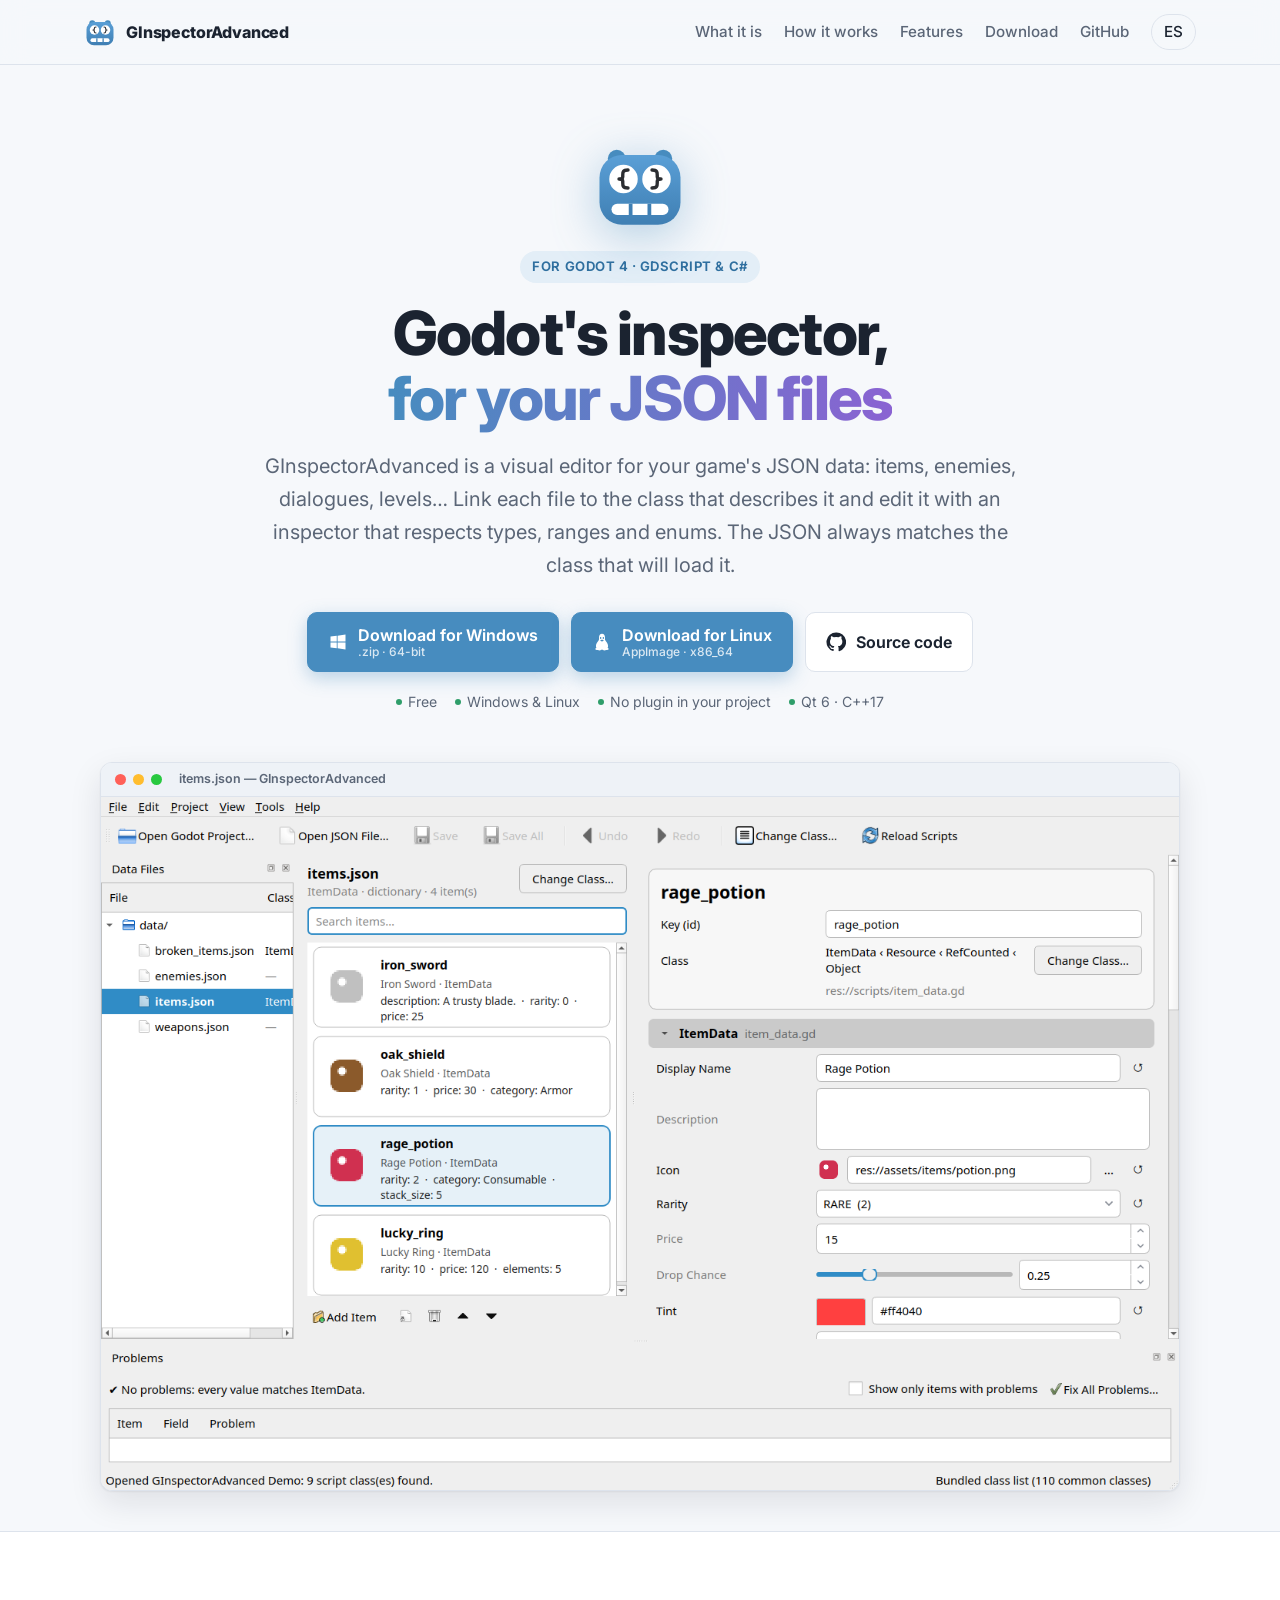
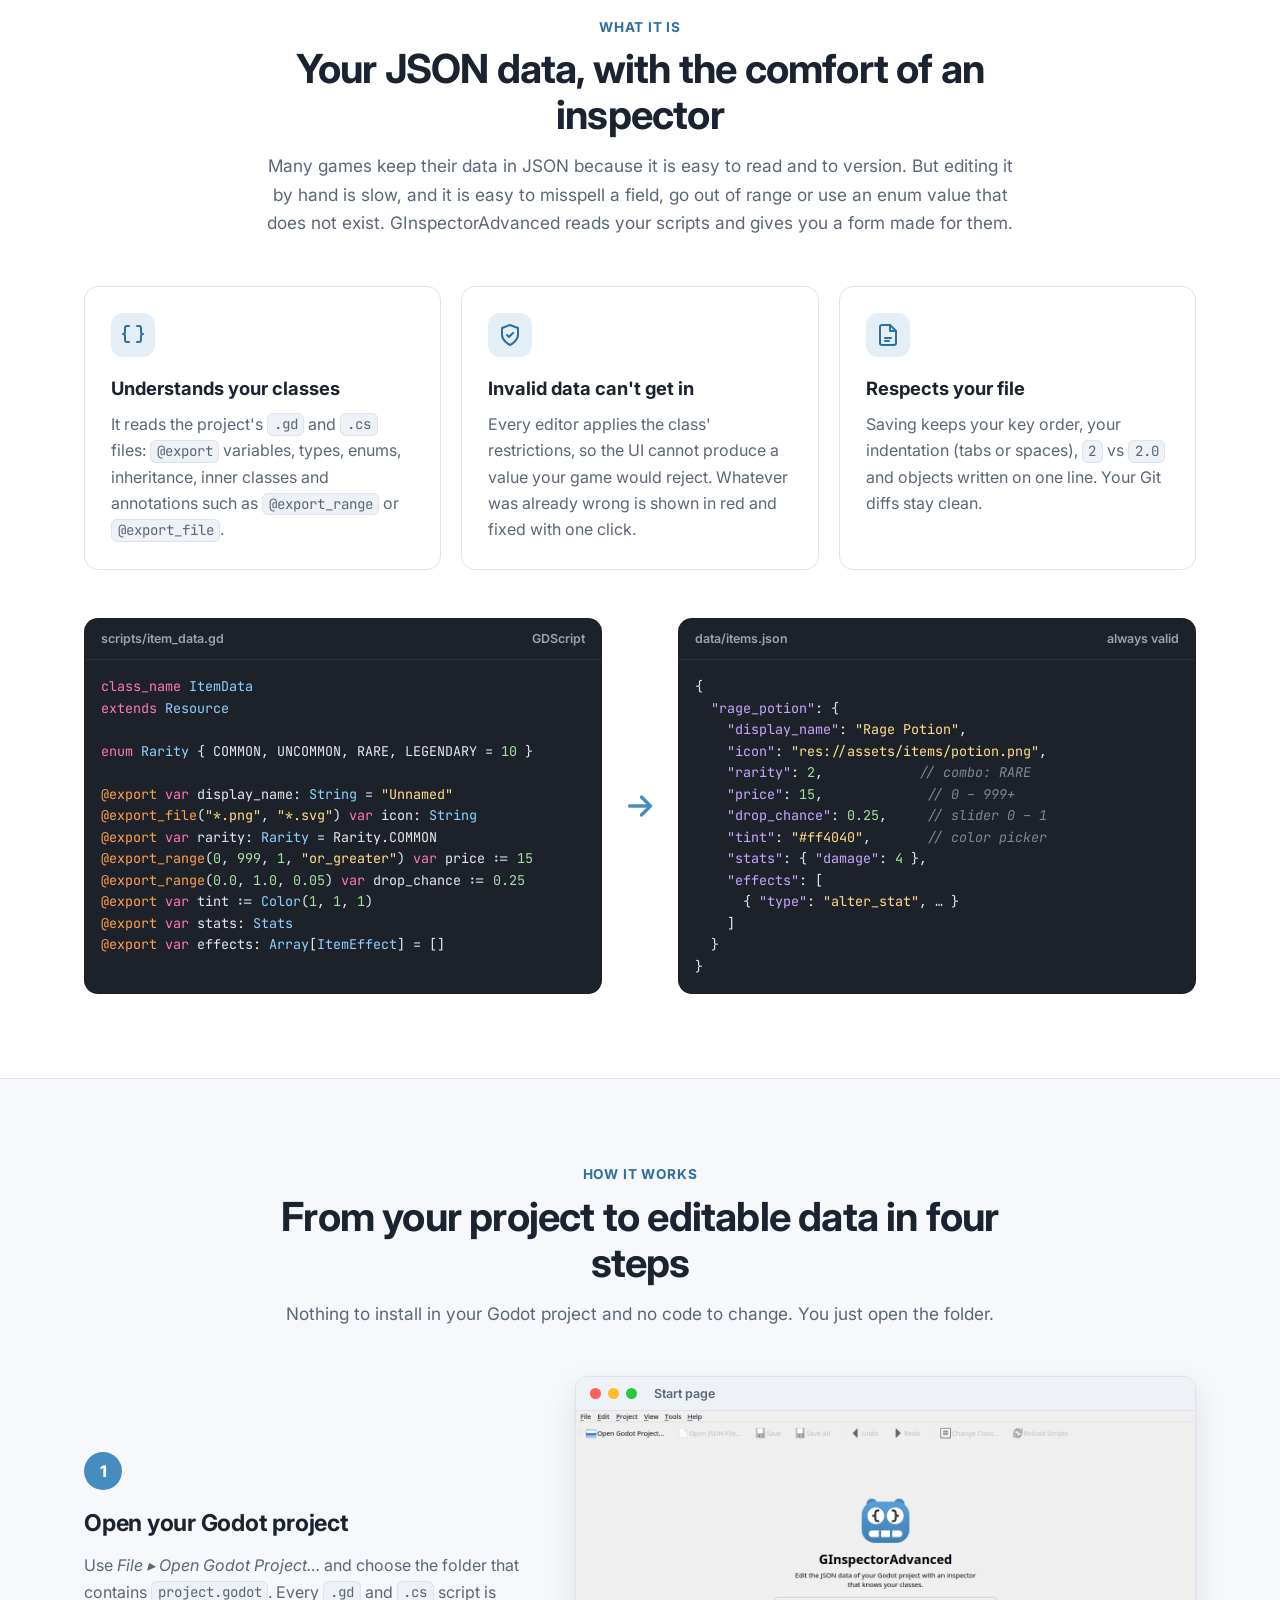
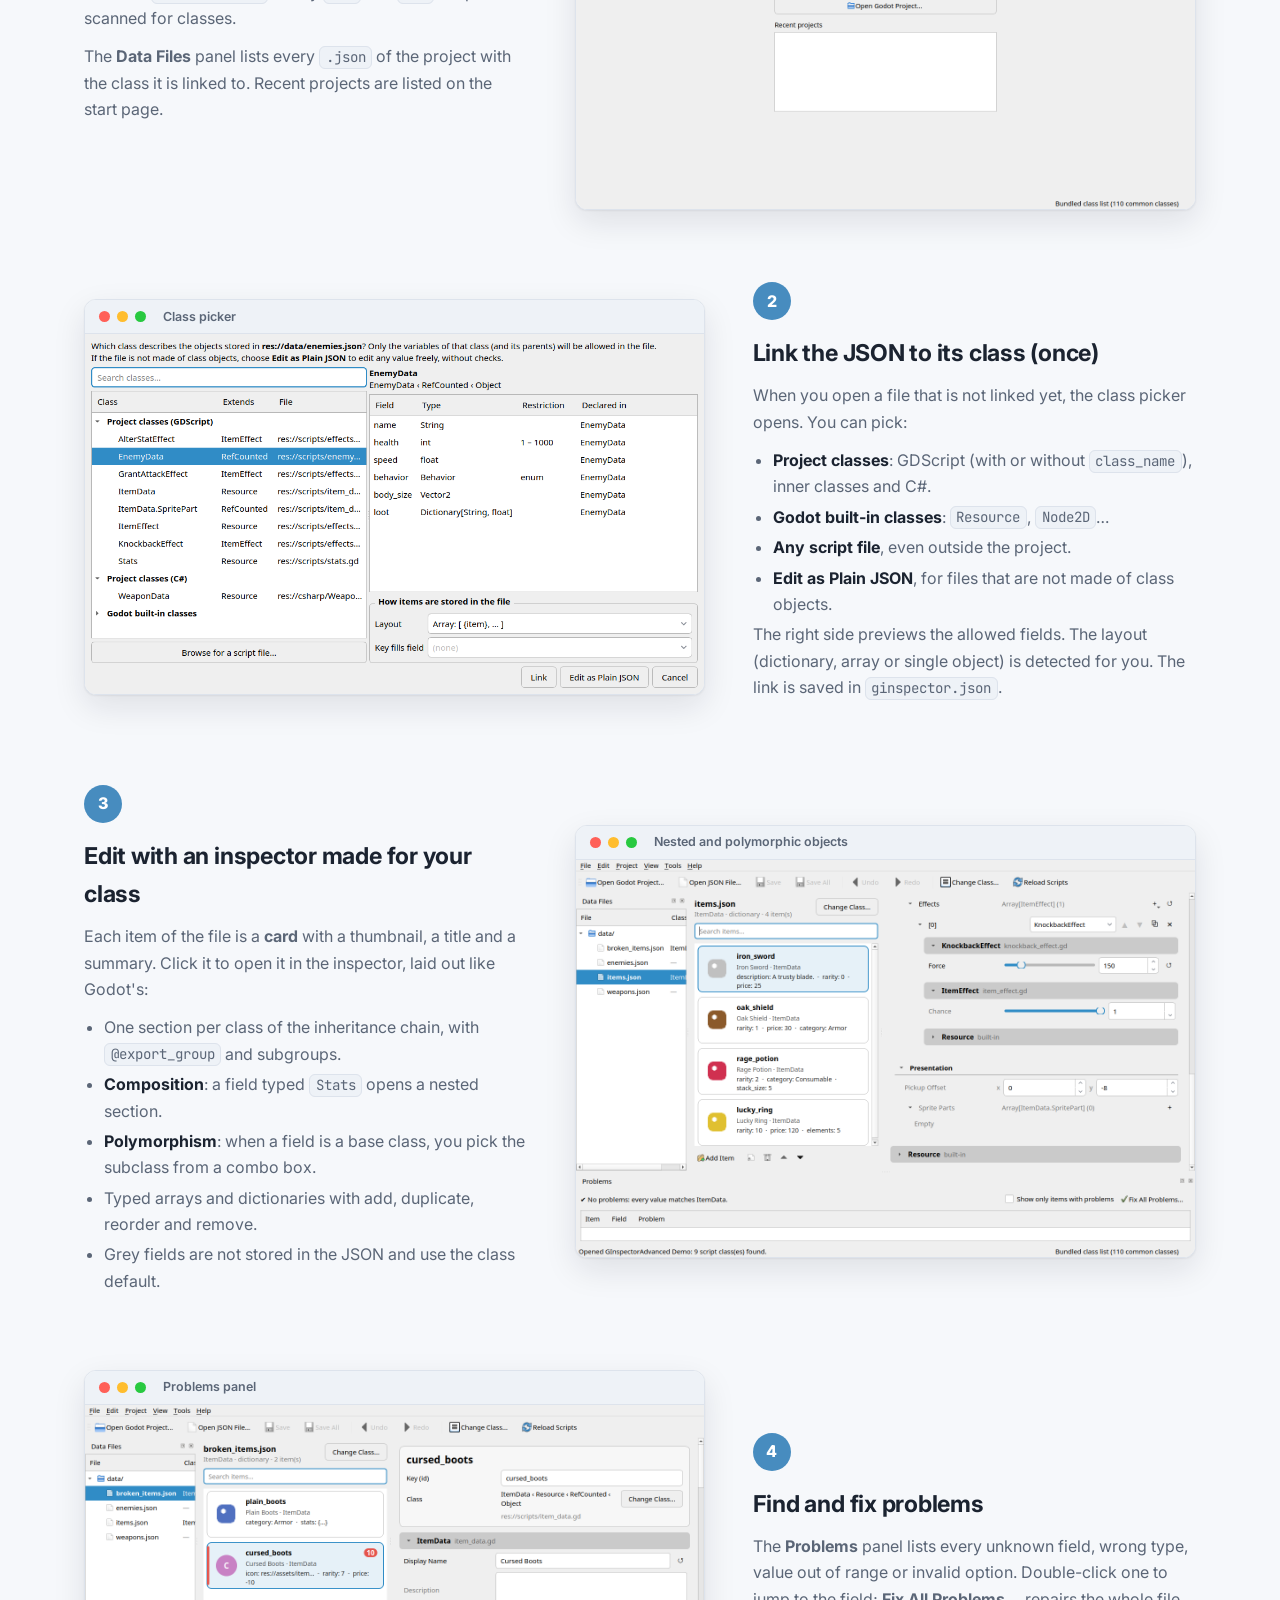
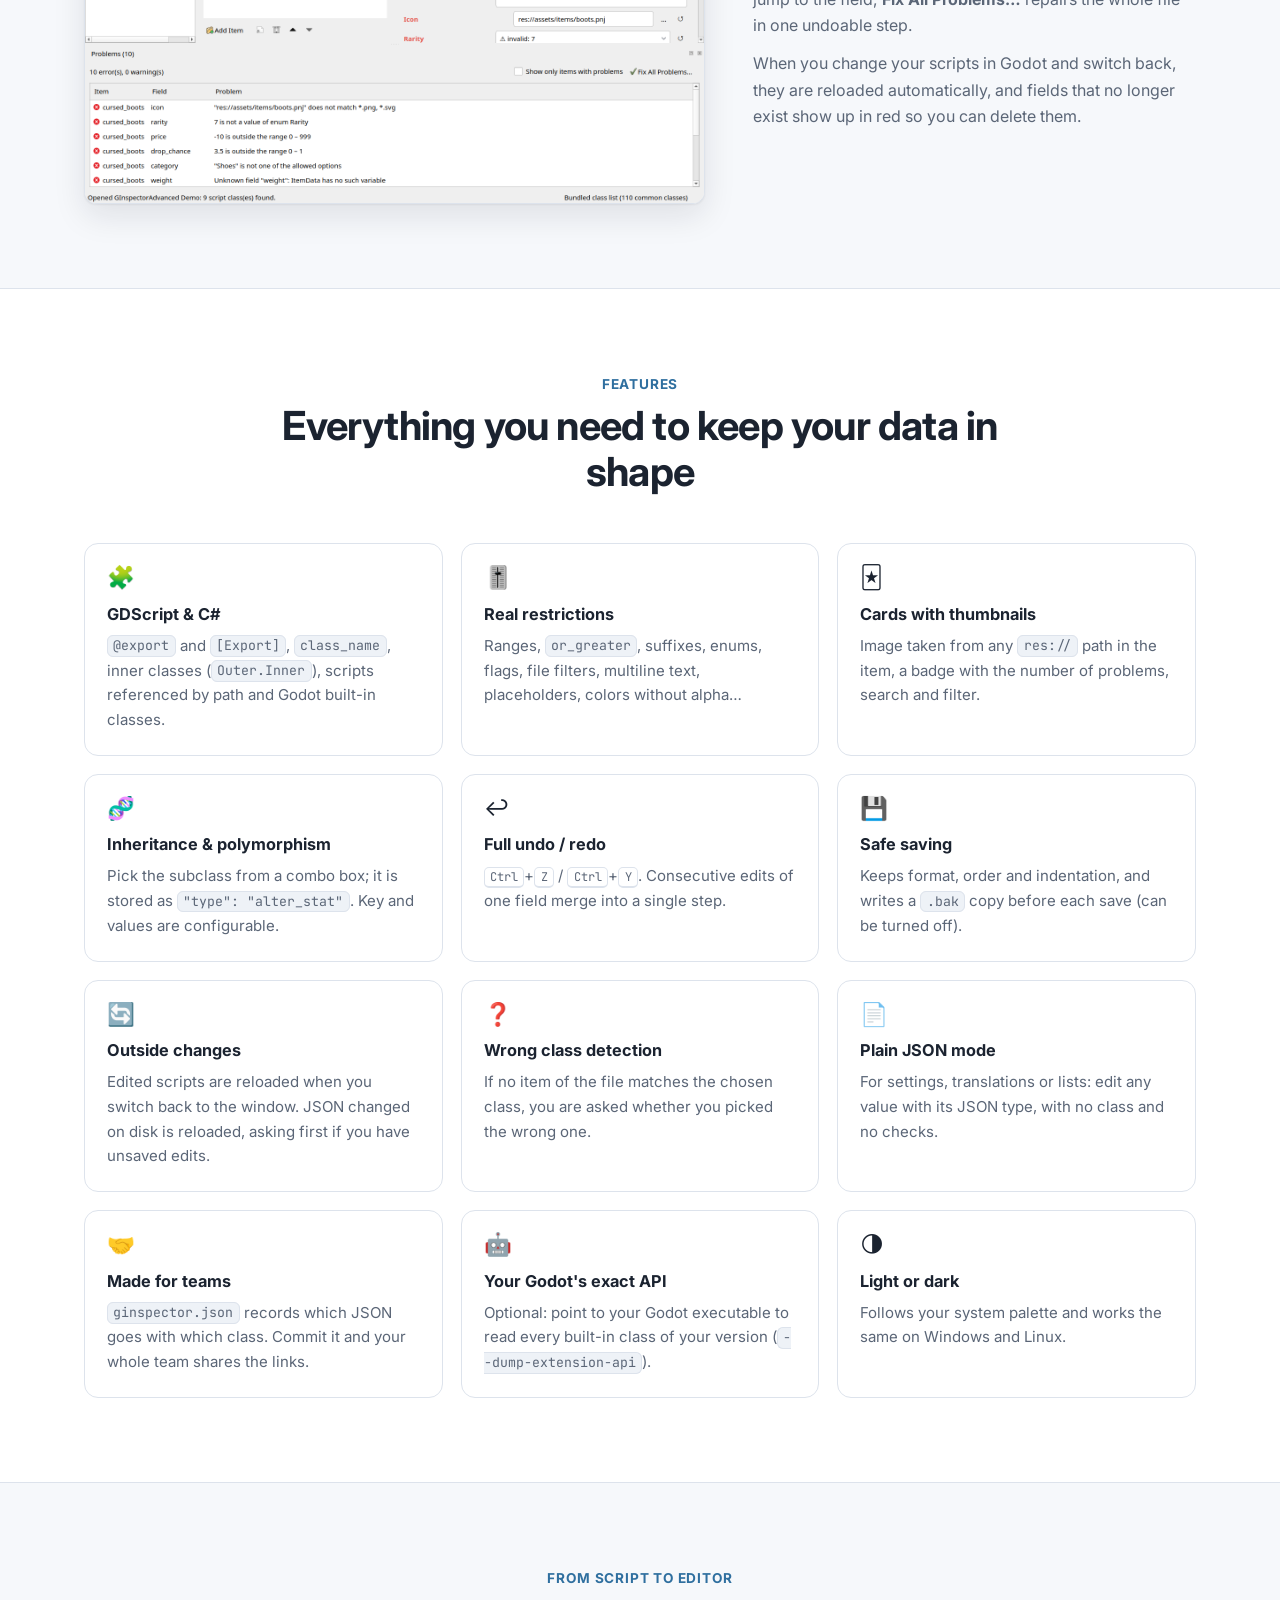
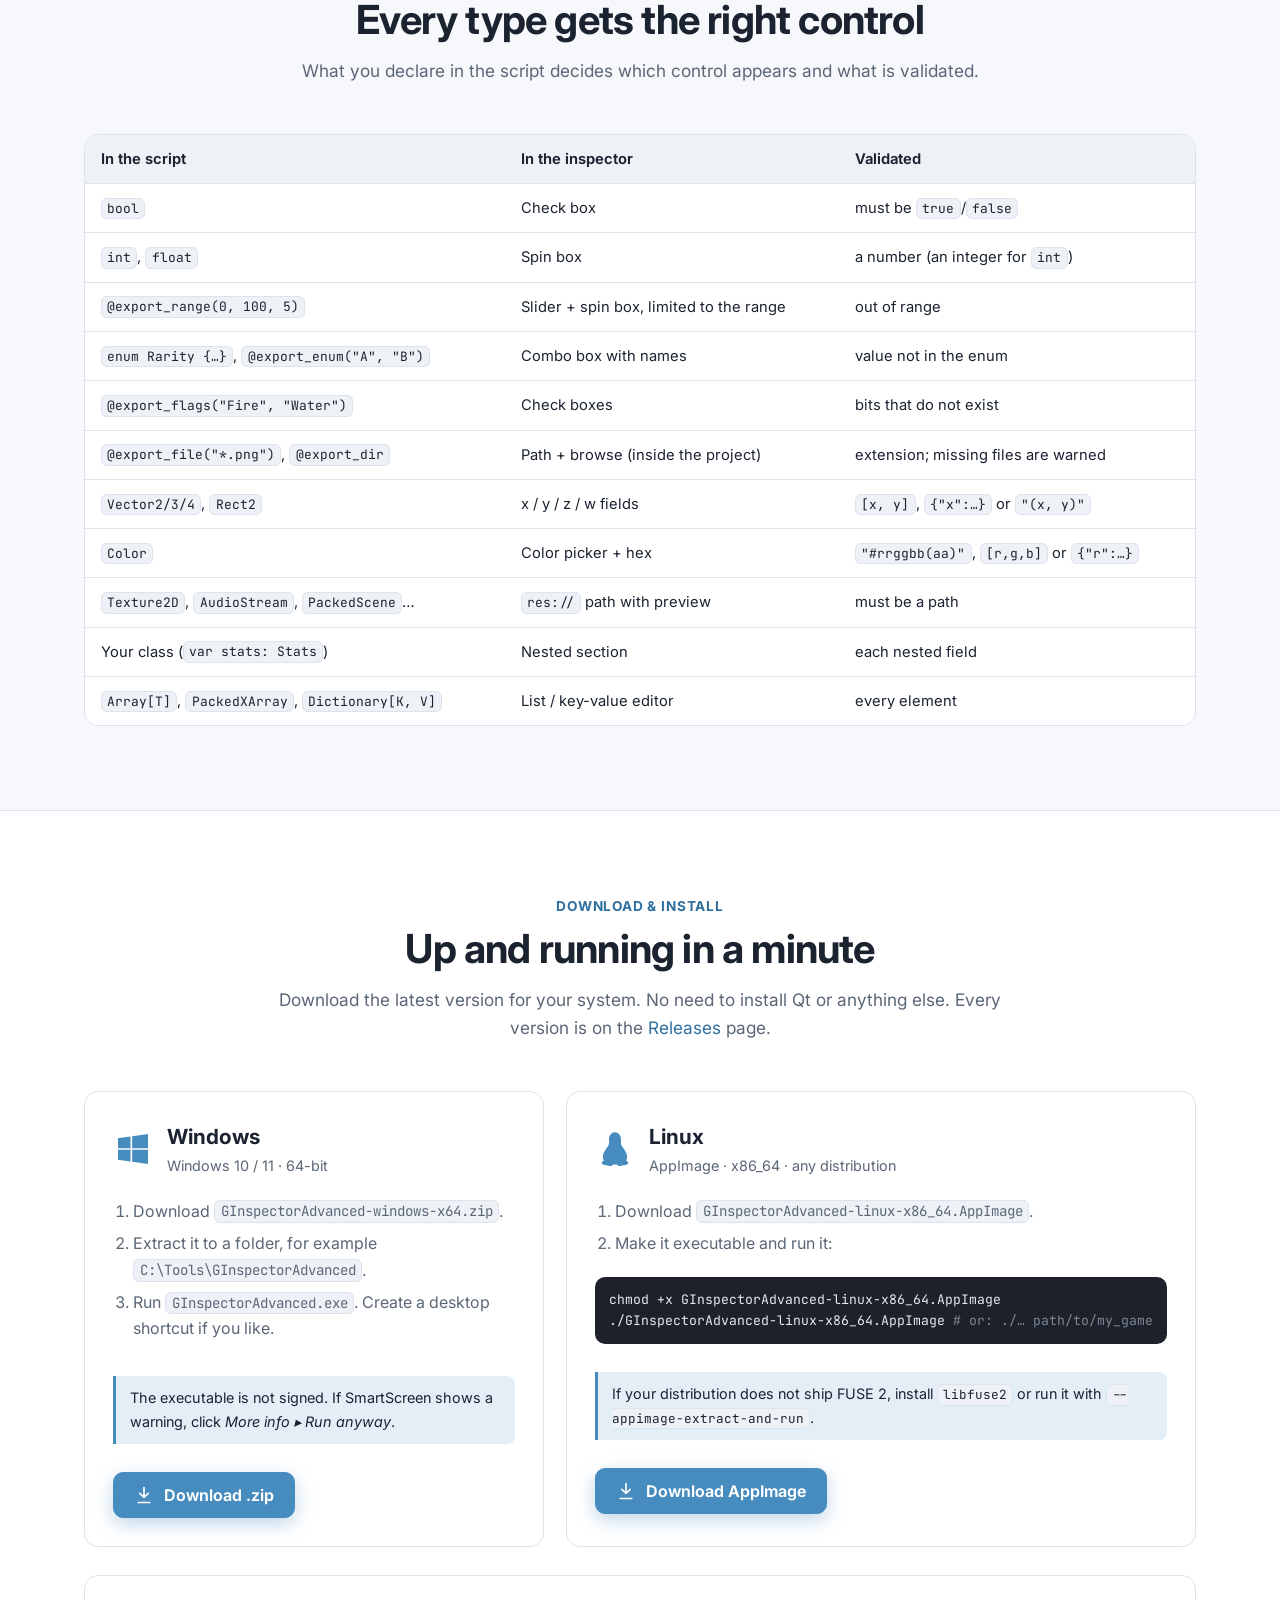
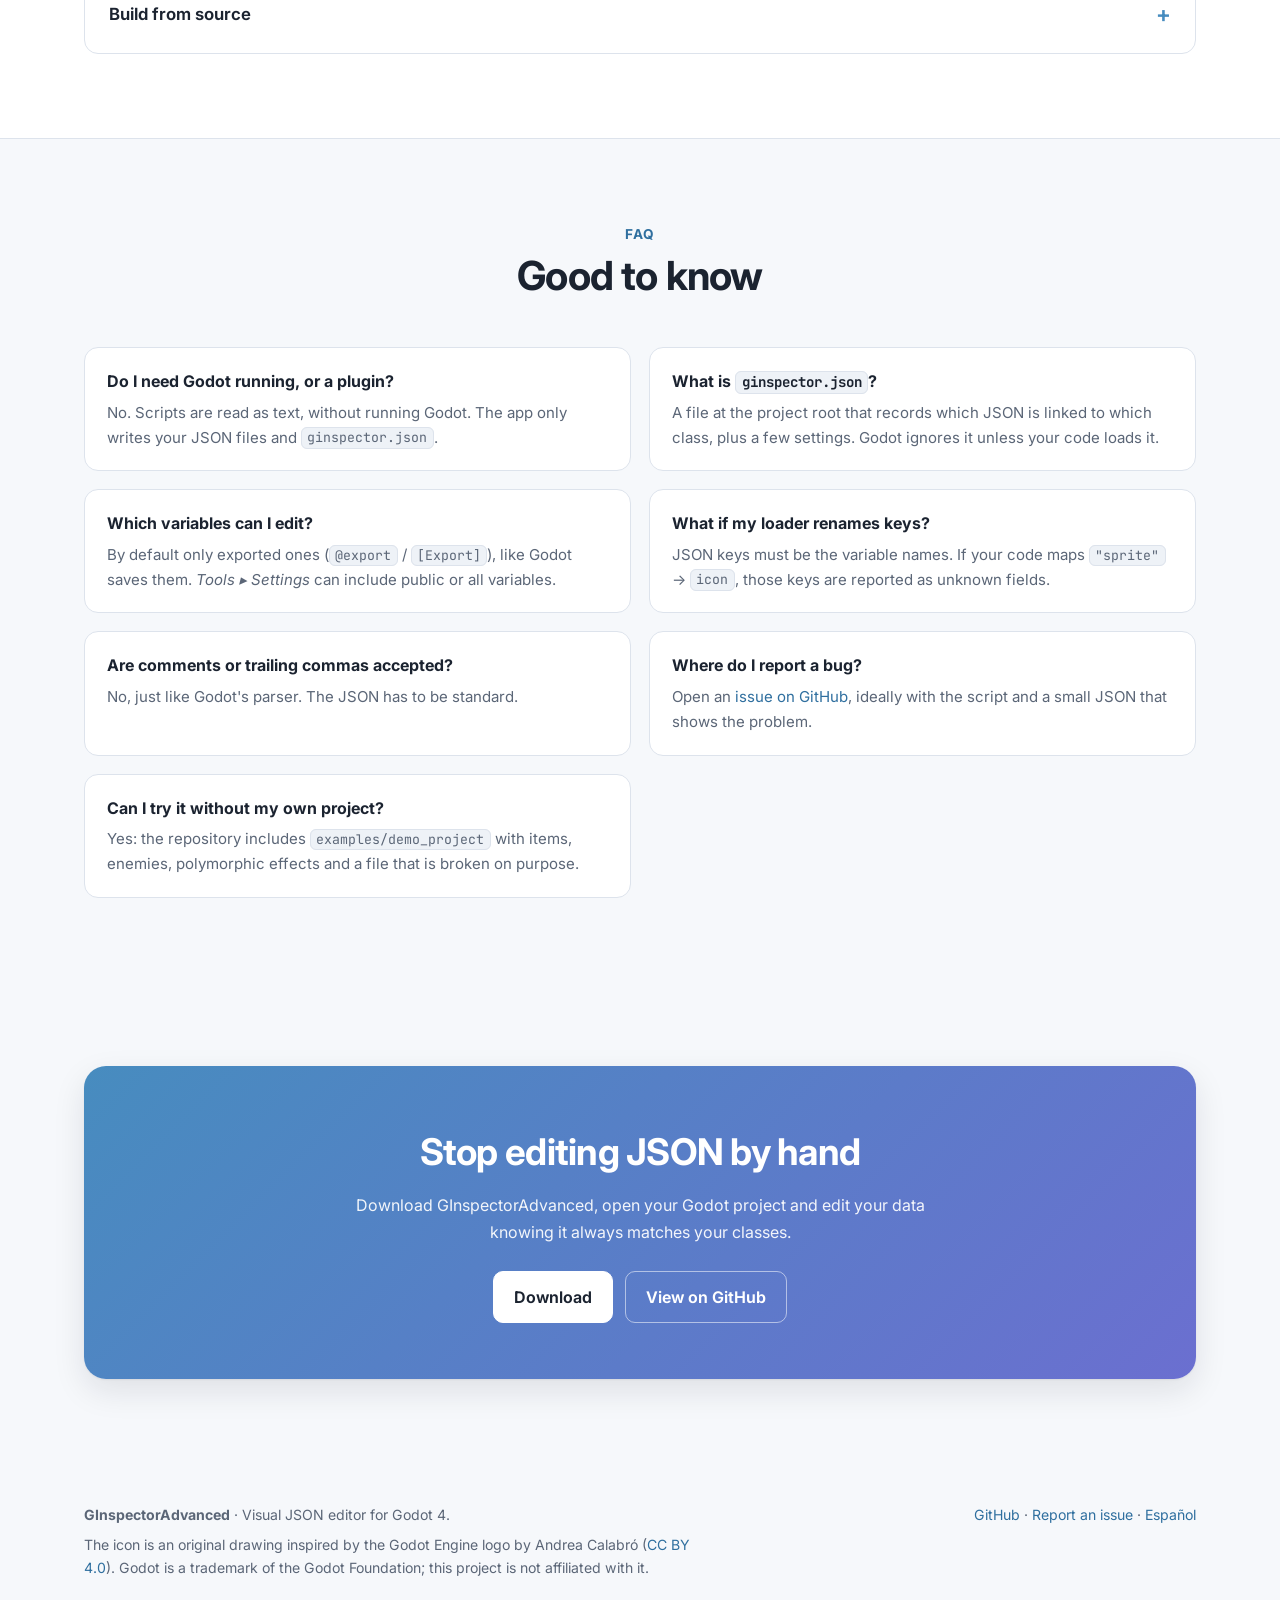
<file: docs/en/index.html>
<!doctype html>
<html lang="en">
<head>
  <meta charset="utf-8">
  <meta name="viewport" content="width=device-width, initial-scale=1">
  <title>GInspectorAdvanced · Visual JSON editor for Godot 4</title>
  <meta name="description" content="Edit the JSON files of your Godot 4 project with an inspector that knows your GDScript and C# classes. Free for Windows and Linux.">
  <link rel="icon" type="image/svg+xml" href="../assets/icon.svg">
  <link rel="alternate" hreflang="es" href="../">
  <link rel="alternate" hreflang="en" href="./">
  <meta property="og:title" content="GInspectorAdvanced">
  <meta property="og:description" content="Godot's inspector, for your JSON files.">
  <meta property="og:image" content="../assets/img/main-light.png">
  <meta name="theme-color" content="#478cbf">
  <link rel="preconnect" href="https://fonts.googleapis.com">
  <link rel="preconnect" href="https://fonts.gstatic.com" crossorigin>
  <link href="https://fonts.googleapis.com/css2?family=Inter:wght@400;500;600;700;800&family=JetBrains+Mono:wght@400;500&display=swap" rel="stylesheet">
  <link rel="stylesheet" href="../assets/style.css">
</head>
<body>

<header class="site-header">
  <div class="wrap">
    <a class="brand" href="#"><img src="../assets/icon.svg" alt="">GInspectorAdvanced</a>
    <nav class="nav">
      <a href="#what">What it is</a>
      <a href="#how">How it works</a>
      <a href="#features">Features</a>
      <a href="#download">Download</a>
      <a class="gh" href="https://github.com/Grojman/GInspectorAdvanced">GitHub</a>
      <a class="lang" href="../" hreflang="es" lang="es" title="Leer esta página en español">ES</a>
    </nav>
  </div>
</header>

<main>
  <!-- HERO -->
  <section class="hero">
    <div class="wrap hero-grid">
      <div>
        <img class="hero-logo" src="../assets/icon.svg" alt="GInspectorAdvanced icon">
        <div class="eyebrow">For Godot 4 · GDScript &amp; C#</div>
        <h1>Godot's inspector,<br><span class="grad">for your JSON files</span></h1>
        <p class="lead">GInspectorAdvanced is a visual editor for your game's JSON data: items, enemies, dialogues,
          levels… Link each file to the class that describes it and edit it with an inspector that respects types,
          ranges and enums. The JSON always matches the class that will load it.</p>
        <div class="cta">
          <a class="btn btn-primary" href="https://github.com/Grojman/GInspectorAdvanced/releases/latest/download/GInspectorAdvanced-windows-x64.zip">
            <svg viewBox="0 0 24 24" fill="currentColor" aria-hidden="true"><path d="M3 5.5 10.5 4.5v7H3zM11.5 4.4 21 3v8.5h-9.5zM3 12.5h7.5v7L3 18.5zM11.5 12.5H21V21l-9.5-1.4z"/></svg>
            <span>Download for Windows<small>.zip · 64-bit</small></span>
          </a>
          <a class="btn btn-primary" href="https://github.com/Grojman/GInspectorAdvanced/releases/latest/download/GInspectorAdvanced-linux-x86_64.AppImage">
            <svg viewBox="0 0 24 24" fill="currentColor" aria-hidden="true"><path d="M12 2c-2.2 0-3.6 1.9-3.6 4.6 0 1.4.3 2.3-.5 3.6-.9 1.4-3.2 3.9-3.2 6.6 0 .8.2 1.5.6 2.1-.4.4-1.3.7-1.3 1.5 0 .9 1.3 1.1 2.7 1.3 1 .1 1.9.5 2.6.5.7 0 1.2-.4 1.6-.9h2.2c.4.5.9.9 1.6.9.7 0 1.6-.4 2.6-.5 1.4-.2 2.7-.4 2.7-1.3 0-.8-.9-1.1-1.3-1.5.4-.6.6-1.3.6-2.1 0-2.7-2.3-5.2-3.2-6.6-.8-1.3-.5-2.2-.5-3.6C15.6 3.9 14.2 2 12 2zm-1.6 4c.5 0 .8.6.8 1.3s-.3 1.2-.8 1.2-.8-.5-.8-1.2.3-1.3.8-1.3zm3.2 0c.5 0 .8.6.8 1.3s-.3 1.2-.8 1.2-.8-.5-.8-1.2.3-1.3.8-1.3zM12 9.2c.9 0 2 .6 2 1.1 0 .4-1.1 1.1-2 1.1s-2-.7-2-1.1c0-.5 1.1-1.1 2-1.1z"/></svg>
            <span>Download for Linux<small>AppImage · x86_64</small></span>
          </a>
          <a class="btn" href="https://github.com/Grojman/GInspectorAdvanced">
            <svg viewBox="0 0 24 24" fill="currentColor" aria-hidden="true"><path d="M12 .5a11.5 11.5 0 0 0-3.6 22.4c.6.1.8-.3.8-.6v-2c-3.2.7-3.9-1.5-3.9-1.5-.5-1.3-1.3-1.7-1.3-1.7-1-.7.1-.7.1-.7 1.2.1 1.8 1.2 1.8 1.2 1 1.8 2.8 1.3 3.5 1 .1-.8.4-1.3.7-1.6-2.6-.3-5.3-1.3-5.3-5.7 0-1.3.5-2.3 1.2-3.1-.1-.3-.5-1.5.1-3.1 0 0 1-.3 3.2 1.2a11 11 0 0 1 5.8 0c2.2-1.5 3.2-1.2 3.2-1.2.6 1.6.2 2.8.1 3.1.8.8 1.2 1.8 1.2 3.1 0 4.4-2.7 5.4-5.3 5.7.4.4.8 1.1.8 2.2v3.2c0 .3.2.7.8.6A11.5 11.5 0 0 0 12 .5z"/></svg>
            <span>Source code</span>
          </a>
        </div>
        <div class="meta"><span>Free</span><span>Windows &amp; Linux</span><span>No plugin in your project</span><span>Qt 6 · C++17</span></div>
      </div>
      <div class="window">
        <div class="window-bar"><i></i><i></i><i></i><b>items.json — GInspectorAdvanced</b></div>
        <picture>
          <source srcset="../assets/img/main-dark.png" media="(prefers-color-scheme: dark)">
          <img src="../assets/img/main-light.png" width="1400" height="900" alt="Main window: list of JSON files, a card for each item and the inspector with the fields of the ItemData class">
        </picture>
      </div>
    </div>
  </section>

  <!-- WHAT -->
  <section id="what" class="alt">
    <div class="wrap">
      <div class="section-head">
        <div class="kicker">What it is</div>
        <h2>Your JSON data, with the comfort of an inspector</h2>
        <p>Many games keep their data in JSON because it is easy to read and to version. But editing it by hand is
          slow, and it is easy to misspell a field, go out of range or use an enum value that does not exist.
          GInspectorAdvanced reads your scripts and gives you a form made for them.</p>
      </div>

      <div class="pillars">
        <div class="pillar">
          <div class="ico"><svg viewBox="0 0 24 24" fill="none" stroke="currentColor" stroke-width="2" stroke-linecap="round" stroke-linejoin="round"><path d="M8 3H6a2 2 0 0 0-2 2v4a2 2 0 0 1-2 2 2 2 0 0 1 2 2v4a2 2 0 0 0 2 2h2M16 3h2a2 2 0 0 1 2 2v4a2 2 0 0 0 2 2 2 2 0 0 0-2 2v4a2 2 0 0 1-2 2h-2"/></svg></div>
          <h3>Understands your classes</h3>
          <p>It reads the project's <code>.gd</code> and <code>.cs</code> files: <code>@export</code> variables, types, enums,
            inheritance, inner classes and annotations such as <code>@export_range</code> or <code>@export_file</code>.</p>
        </div>
        <div class="pillar">
          <div class="ico"><svg viewBox="0 0 24 24" fill="none" stroke="currentColor" stroke-width="2" stroke-linecap="round" stroke-linejoin="round"><path d="M12 22s8-4 8-10V5l-8-3-8 3v7c0 6 8 10 8 10z"/><path d="m9 12 2 2 4-4"/></svg></div>
          <h3>Invalid data can't get in</h3>
          <p>Every editor applies the class' restrictions, so the UI cannot produce a value your game would reject.
            Whatever was already wrong is shown in red and fixed with one click.</p>
        </div>
        <div class="pillar">
          <div class="ico"><svg viewBox="0 0 24 24" fill="none" stroke="currentColor" stroke-width="2" stroke-linecap="round" stroke-linejoin="round"><path d="M14 2H6a2 2 0 0 0-2 2v16a2 2 0 0 0 2 2h12a2 2 0 0 0 2-2V8z"/><path d="M14 2v6h6M9 15h6M9 18h4"/></svg></div>
          <h3>Respects your file</h3>
          <p>Saving keeps your key order, your indentation (tabs or spaces), <code>2</code> vs <code>2.0</code> and objects
            written on one line. Your Git diffs stay clean.</p>
        </div>
      </div>

      <div class="mapping">
        <div class="code">
          <div class="code-title"><span>scripts/item_data.gd</span><span>GDScript</span></div>
<pre><span class="tk-k">class_name</span> <span class="tk-t">ItemData</span>
<span class="tk-k">extends</span> <span class="tk-t">Resource</span>

<span class="tk-k">enum</span> <span class="tk-t">Rarity</span> { COMMON, UNCOMMON, RARE, LEGENDARY = <span class="tk-n">10</span> }

<span class="tk-a">@export</span> <span class="tk-k">var</span> display_name: <span class="tk-t">String</span> = <span class="tk-s">"Unnamed"</span>
<span class="tk-a">@export_file</span>(<span class="tk-s">"*.png"</span>, <span class="tk-s">"*.svg"</span>) <span class="tk-k">var</span> icon: <span class="tk-t">String</span>
<span class="tk-a">@export</span> <span class="tk-k">var</span> rarity: <span class="tk-t">Rarity</span> = Rarity.COMMON
<span class="tk-a">@export_range</span>(<span class="tk-n">0</span>, <span class="tk-n">999</span>, <span class="tk-n">1</span>, <span class="tk-s">"or_greater"</span>) <span class="tk-k">var</span> price := <span class="tk-n">15</span>
<span class="tk-a">@export_range</span>(<span class="tk-n">0.0</span>, <span class="tk-n">1.0</span>, <span class="tk-n">0.05</span>) <span class="tk-k">var</span> drop_chance := <span class="tk-n">0.25</span>
<span class="tk-a">@export</span> <span class="tk-k">var</span> tint := <span class="tk-t">Color</span>(<span class="tk-n">1</span>, <span class="tk-n">1</span>, <span class="tk-n">1</span>)
<span class="tk-a">@export</span> <span class="tk-k">var</span> stats: <span class="tk-t">Stats</span>
<span class="tk-a">@export</span> <span class="tk-k">var</span> effects: <span class="tk-t">Array</span>[<span class="tk-t">ItemEffect</span>] = []</pre>
        </div>
        <div class="arrow"><svg viewBox="0 0 24 24" fill="none" stroke="currentColor" stroke-width="2.2" stroke-linecap="round" stroke-linejoin="round"><path d="M5 12h14M13 6l6 6-6 6"/></svg></div>
        <div class="code">
          <div class="code-title"><span>data/items.json</span><span>always valid</span></div>
<pre>{
  <span class="tk-p">"rage_potion"</span>: {
    <span class="tk-p">"display_name"</span>: <span class="tk-s">"Rage Potion"</span>,
    <span class="tk-p">"icon"</span>: <span class="tk-s">"res://assets/items/potion.png"</span>,
    <span class="tk-p">"rarity"</span>: <span class="tk-n">2</span>,            <span class="tk-c">// combo: RARE</span>
    <span class="tk-p">"price"</span>: <span class="tk-n">15</span>,             <span class="tk-c">// 0 – 999+</span>
    <span class="tk-p">"drop_chance"</span>: <span class="tk-n">0.25</span>,     <span class="tk-c">// slider 0 – 1</span>
    <span class="tk-p">"tint"</span>: <span class="tk-s">"#ff4040"</span>,       <span class="tk-c">// color picker</span>
    <span class="tk-p">"stats"</span>: { <span class="tk-p">"damage"</span>: <span class="tk-n">4</span> },
    <span class="tk-p">"effects"</span>: [
      { <span class="tk-p">"type"</span>: <span class="tk-s">"alter_stat"</span>, … }
    ]
  }
}</pre>
        </div>
      </div>
    </div>
  </section>

  <!-- HOW -->
  <section id="how">
    <div class="wrap">
      <div class="section-head">
        <div class="kicker">How it works</div>
        <h2>From your project to editable data in four steps</h2>
        <p>Nothing to install in your Godot project and no code to change. You just open the folder.</p>
      </div>

      <div class="steps">
        <div class="step">
          <div class="step-text">
            <div class="step-num">1</div>
            <h3>Open your Godot project</h3>
            <p>Use <em>File ▸ Open Godot Project…</em> and choose the folder that contains <code>project.godot</code>.
              Every <code>.gd</code> and <code>.cs</code> script is scanned for classes.</p>
            <p>The <strong>Data Files</strong> panel lists every <code>.json</code> of the project with the class it is linked to.
              Recent projects are listed on the start page.</p>
          </div>
          <div class="window">
            <div class="window-bar"><i></i><i></i><i></i><b>Start page</b></div>
            <picture>
              <source srcset="../assets/img/welcome-dark.png" media="(prefers-color-scheme: dark)">
              <img src="../assets/img/welcome-light.png" width="1400" height="900" loading="lazy" alt="Start page with the Open Godot Project button and the list of recent projects">
            </picture>
          </div>
        </div>

        <div class="step">
          <div class="step-text">
            <div class="step-num">2</div>
            <h3>Link the JSON to its class (once)</h3>
            <p>When you open a file that is not linked yet, the class picker opens. You can pick:</p>
            <ul>
              <li><strong>Project classes</strong>: GDScript (with or without <code>class_name</code>), inner classes and C#.</li>
              <li><strong>Godot built-in classes</strong>: <code>Resource</code>, <code>Node2D</code>…</li>
              <li><strong>Any script file</strong>, even outside the project.</li>
              <li><strong>Edit as Plain JSON</strong>, for files that are not made of class objects.</li>
            </ul>
            <p>The right side previews the allowed fields. The layout (dictionary, array or single object) is detected
              for you. The link is saved in <code>ginspector.json</code>.</p>
          </div>
          <div class="window">
            <div class="window-bar"><i></i><i></i><i></i><b>Class picker</b></div>
            <picture>
              <source srcset="../assets/img/class_picker-dark.png" media="(prefers-color-scheme: dark)">
              <img src="../assets/img/class_picker-light.png" width="1100" height="640" loading="lazy" alt="Dialog to choose the class of enemies.json, previewing the fields of EnemyData">
            </picture>
          </div>
        </div>

        <div class="step">
          <div class="step-text">
            <div class="step-num">3</div>
            <h3>Edit with an inspector made for your class</h3>
            <p>Each item of the file is a <strong>card</strong> with a thumbnail, a title and a summary. Click it to open it in
              the inspector, laid out like Godot's:</p>
            <ul>
              <li>One section per class of the inheritance chain, with <code>@export_group</code> and subgroups.</li>
              <li><strong>Composition</strong>: a field typed <code>Stats</code> opens a nested section.</li>
              <li><strong>Polymorphism</strong>: when a field is a base class, you pick the subclass from a combo box.</li>
              <li>Typed arrays and dictionaries with add, duplicate, reorder and remove.</li>
              <li>Grey fields are not stored in the JSON and use the class default.</li>
            </ul>
          </div>
          <div class="window">
            <div class="window-bar"><i></i><i></i><i></i><b>Nested and polymorphic objects</b></div>
            <picture>
              <source srcset="../assets/img/nested-dark.png" media="(prefers-color-scheme: dark)">
              <img src="../assets/img/nested-light.png" width="1400" height="900" loading="lazy" alt="Inspector showing an array of effects with KnockbackEffect chosen as the subclass">
            </picture>
          </div>
        </div>

        <div class="step">
          <div class="step-text">
            <div class="step-num">4</div>
            <h3>Find and fix problems</h3>
            <p>The <strong>Problems</strong> panel lists every unknown field, wrong type, value out of range or invalid option.
              Double-click one to jump to the field; <strong>Fix All Problems…</strong> repairs the whole file in one undoable step.</p>
            <p>When you change your scripts in Godot and switch back, they are reloaded automatically, and fields that no
              longer exist show up in red so you can delete them.</p>
          </div>
          <div class="window">
            <div class="window-bar"><i></i><i></i><i></i><b>Problems panel</b></div>
            <picture>
              <source srcset="../assets/img/problems-dark.png" media="(prefers-color-scheme: dark)">
              <img src="../assets/img/problems-light.png" width="1400" height="900" loading="lazy" alt="An item with 10 errors marked in red and the list of problems below">
            </picture>
          </div>
        </div>
      </div>
    </div>
  </section>

  <!-- FEATURES -->
  <section id="features" class="alt">
    <div class="wrap">
      <div class="section-head">
        <div class="kicker">Features</div>
        <h2>Everything you need to keep your data in shape</h2>
      </div>
      <div class="features">
        <div class="feature"><div class="ico">🧩</div><h3>GDScript &amp; C#</h3><p><code>@export</code> and <code>[Export]</code>, <code>class_name</code>, inner classes (<code>Outer.Inner</code>), scripts referenced by path and Godot built-in classes.</p></div>
        <div class="feature"><div class="ico">🎚️</div><h3>Real restrictions</h3><p>Ranges, <code>or_greater</code>, suffixes, enums, flags, file filters, multiline text, placeholders, colors without alpha…</p></div>
        <div class="feature"><div class="ico">🃏</div><h3>Cards with thumbnails</h3><p>Image taken from any <code>res://</code> path in the item, a badge with the number of problems, search and filter.</p></div>
        <div class="feature"><div class="ico">🧬</div><h3>Inheritance &amp; polymorphism</h3><p>Pick the subclass from a combo box; it is stored as <code>"type": "alter_stat"</code>. Key and values are configurable.</p></div>
        <div class="feature"><div class="ico">↩️</div><h3>Full undo / redo</h3><p><kbd>Ctrl</kbd>+<kbd>Z</kbd> / <kbd>Ctrl</kbd>+<kbd>Y</kbd>. Consecutive edits of one field merge into a single step.</p></div>
        <div class="feature"><div class="ico">💾</div><h3>Safe saving</h3><p>Keeps format, order and indentation, and writes a <code>.bak</code> copy before each save (can be turned off).</p></div>
        <div class="feature"><div class="ico">🔄</div><h3>Outside changes</h3><p>Edited scripts are reloaded when you switch back to the window. JSON changed on disk is reloaded, asking first if you have unsaved edits.</p></div>
        <div class="feature"><div class="ico">❓</div><h3>Wrong class detection</h3><p>If no item of the file matches the chosen class, you are asked whether you picked the wrong one.</p></div>
        <div class="feature"><div class="ico">📄</div><h3>Plain JSON mode</h3><p>For settings, translations or lists: edit any value with its JSON type, with no class and no checks.</p></div>
        <div class="feature"><div class="ico">🤝</div><h3>Made for teams</h3><p><code>ginspector.json</code> records which JSON goes with which class. Commit it and your whole team shares the links.</p></div>
        <div class="feature"><div class="ico">🤖</div><h3>Your Godot's exact API</h3><p>Optional: point to your Godot executable to read every built-in class of your version (<code>--dump-extension-api</code>).</p></div>
        <div class="feature"><div class="ico">🌗</div><h3>Light or dark</h3><p>Follows your system palette and works the same on Windows and Linux.</p></div>
      </div>
    </div>
  </section>

  <!-- RESTRICTIONS -->
  <section id="restrictions">
    <div class="wrap">
      <div class="section-head">
        <div class="kicker">From script to editor</div>
        <h2>Every type gets the right control</h2>
        <p>What you declare in the script decides which control appears and what is validated.</p>
      </div>
      <div class="table-wrap">
        <table>
          <thead><tr><th>In the script</th><th>In the inspector</th><th>Validated</th></tr></thead>
          <tbody>
            <tr><td><code>bool</code></td><td>Check box</td><td>must be <code>true</code>/<code>false</code></td></tr>
            <tr><td><code>int</code>, <code>float</code></td><td>Spin box</td><td>a number (an integer for <code>int</code>)</td></tr>
            <tr><td><code>@export_range(0, 100, 5)</code></td><td>Slider + spin box, limited to the range</td><td>out of range</td></tr>
            <tr><td><code>enum Rarity {…}</code>, <code>@export_enum("A", "B")</code></td><td>Combo box with names</td><td>value not in the enum</td></tr>
            <tr><td><code>@export_flags("Fire", "Water")</code></td><td>Check boxes</td><td>bits that do not exist</td></tr>
            <tr><td><code>@export_file("*.png")</code>, <code>@export_dir</code></td><td>Path + browse (inside the project)</td><td>extension; missing files are warned</td></tr>
            <tr><td><code>Vector2/3/4</code>, <code>Rect2</code></td><td>x / y / z / w fields</td><td><code>[x, y]</code>, <code>{"x":…}</code> or <code>"(x, y)"</code></td></tr>
            <tr><td><code>Color</code></td><td>Color picker + hex</td><td><code>"#rrggbb(aa)"</code>, <code>[r,g,b]</code> or <code>{"r":…}</code></td></tr>
            <tr><td><code>Texture2D</code>, <code>AudioStream</code>, <code>PackedScene</code>…</td><td><code>res://</code> path with preview</td><td>must be a path</td></tr>
            <tr><td>Your class (<code>var stats: Stats</code>)</td><td>Nested section</td><td>each nested field</td></tr>
            <tr><td><code>Array[T]</code>, <code>PackedXArray</code>, <code>Dictionary[K, V]</code></td><td>List / key-value editor</td><td>every element</td></tr>
          </tbody>
        </table>
      </div>
    </div>
  </section>

  <!-- DOWNLOAD -->
  <section id="download" class="alt">
    <div class="wrap">
      <div class="section-head">
        <div class="kicker">Download &amp; install</div>
        <h2>Up and running in a minute</h2>
        <p>Download the latest version for your system. No need to install Qt or anything else.
          Every version is on the <a href="https://github.com/Grojman/GInspectorAdvanced/releases">Releases</a> page.</p>
      </div>

      <div class="downloads">
        <div class="dl">
          <div class="dl-head">
            <svg viewBox="0 0 24 24" fill="currentColor" aria-hidden="true"><path d="M3 5.5 10.5 4.5v7H3zM11.5 4.4 21 3v8.5h-9.5zM3 12.5h7.5v7L3 18.5zM11.5 12.5H21V21l-9.5-1.4z"/></svg>
            <div><h3>Windows</h3><p>Windows 10 / 11 · 64-bit</p></div>
          </div>
          <ol>
            <li>Download <code>GInspectorAdvanced-windows-x64.zip</code>.</li>
            <li>Extract it to a folder, for example <code>C:\Tools\GInspectorAdvanced</code>.</li>
            <li>Run <code>GInspectorAdvanced.exe</code>. Create a desktop shortcut if you like.</li>
          </ol>
          <p class="note">The executable is not signed. If SmartScreen shows a warning, click <em>More info ▸ Run anyway</em>.</p>
          <a class="btn btn-primary" href="https://github.com/Grojman/GInspectorAdvanced/releases/latest/download/GInspectorAdvanced-windows-x64.zip">
            <svg viewBox="0 0 24 24" fill="none" stroke="currentColor" stroke-width="2" stroke-linecap="round" stroke-linejoin="round"><path d="M12 3v12M7 10l5 5 5-5M5 21h14"/></svg>
            <span>Download .zip</span>
          </a>
        </div>

        <div class="dl">
          <div class="dl-head">
            <svg viewBox="0 0 24 24" fill="currentColor" aria-hidden="true"><path d="M12 2c-2.2 0-3.6 1.9-3.6 4.6 0 1.4.3 2.3-.5 3.6-.9 1.4-3.2 3.9-3.2 6.6 0 .8.2 1.5.6 2.1-.4.4-1.3.7-1.3 1.5 0 .9 1.3 1.1 2.7 1.3 1 .1 1.9.5 2.6.5.7 0 1.2-.4 1.6-.9h2.2c.4.5.9.9 1.6.9.7 0 1.6-.4 2.6-.5 1.4-.2 2.7-.4 2.7-1.3 0-.8-.9-1.1-1.3-1.5.4-.6.6-1.3.6-2.1 0-2.7-2.3-5.2-3.2-6.6-.8-1.3-.5-2.2-.5-3.6C15.6 3.9 14.2 2 12 2z"/></svg>
            <div><h3>Linux</h3><p>AppImage · x86_64 · any distribution</p></div>
          </div>
          <ol>
            <li>Download <code>GInspectorAdvanced-linux-x86_64.AppImage</code>.</li>
            <li>Make it executable and run it:</li>
          </ol>
<pre class="shell">chmod +x GInspectorAdvanced-linux-x86_64.AppImage
./GInspectorAdvanced-linux-x86_64.AppImage <span class="c"># or: ./… path/to/my_game</span></pre>
          <p class="note">If your distribution does not ship FUSE 2, install <code>libfuse2</code> or run it with
            <code>--appimage-extract-and-run</code>.</p>
          <a class="btn btn-primary" href="https://github.com/Grojman/GInspectorAdvanced/releases/latest/download/GInspectorAdvanced-linux-x86_64.AppImage">
            <svg viewBox="0 0 24 24" fill="none" stroke="currentColor" stroke-width="2" stroke-linecap="round" stroke-linejoin="round"><path d="M12 3v12M7 10l5 5 5-5M5 21h14"/></svg>
            <span>Download AppImage</span>
          </a>
        </div>
      </div>

      <details class="source">
        <summary>Build from source</summary>
        <div class="inner">
          <p>You need <strong>CMake ≥ 3.19</strong>, a <strong>C++17</strong> compiler and <strong>Qt 6.2+</strong> with the <em>Widgets</em> and <em>Svg</em> modules.</p>
          <h4>Linux</h4>
<pre class="shell"><span class="c"># Debian/Ubuntu: sudo apt install build-essential cmake qt6-base-dev libqt6svg6-dev
# Fedora:        sudo dnf install gcc-c++ cmake qt6-qtbase-devel qt6-qtsvg-devel
# Arch:          sudo pacman -S base-devel cmake qt6-base qt6-svg</span>
git clone https://github.com/Grojman/GInspectorAdvanced.git
cd GInspectorAdvanced
cmake -S . -B build -DCMAKE_BUILD_TYPE=Release
cmake --build build -j
./build/GInspectorAdvanced
<span class="c"># optional: menu entry and icon</span>
sudo cmake --install build</pre>
          <h4>Windows</h4>
          <p>Install Qt 6 with the online installer (MSVC 2022 64-bit or MinGW kit, with <em>Qt SVG</em>) and, from a
            <em>Developer Command Prompt</em>:</p>
<pre class="shell">cmake -S . -B build -DCMAKE_PREFIX_PATH=C:\Qt\6.8.0\msvc2022_64
cmake --build build --config Release
C:\Qt\6.8.0\msvc2022_64\bin\windeployqt.exe build\Release\GInspectorAdvanced.exe</pre>
          <p>You can also open the folder in <strong>Qt Creator</strong> and press <em>Run</em>.</p>
        </div>
      </details>
    </div>
  </section>

  <!-- FAQ -->
  <section id="faq">
    <div class="wrap">
      <div class="section-head">
        <div class="kicker">FAQ</div>
        <h2>Good to know</h2>
      </div>
      <div class="faq">
        <div><h3>Do I need Godot running, or a plugin?</h3><p>No. Scripts are read as text, without running Godot. The app only writes your JSON files and <code>ginspector.json</code>.</p></div>
        <div><h3>What is <code>ginspector.json</code>?</h3><p>A file at the project root that records which JSON is linked to which class, plus a few settings. Godot ignores it unless your code loads it.</p></div>
        <div><h3>Which variables can I edit?</h3><p>By default only exported ones (<code>@export</code> / <code>[Export]</code>), like Godot saves them. <em>Tools ▸ Settings</em> can include public or all variables.</p></div>
        <div><h3>What if my loader renames keys?</h3><p>JSON keys must be the variable names. If your code maps <code>"sprite"</code> → <code>icon</code>, those keys are reported as unknown fields.</p></div>
        <div><h3>Are comments or trailing commas accepted?</h3><p>No, just like Godot's parser. The JSON has to be standard.</p></div>
        <div><h3>Where do I report a bug?</h3><p>Open an <a href="https://github.com/Grojman/GInspectorAdvanced/issues">issue on GitHub</a>, ideally with the script and a small JSON that shows the problem.</p></div>
        <div><h3>Can I try it without my own project?</h3><p>Yes: the repository includes <code>examples/demo_project</code> with items, enemies, polymorphic effects and a file that is broken on purpose.</p></div>
      </div>
    </div>
  </section>

  <section class="final">
    <div class="wrap">
      <div class="box">
        <h2>Stop editing JSON by hand</h2>
        <p>Download GInspectorAdvanced, open your Godot project and edit your data knowing it always matches your
          classes.</p>
        <div class="cta">
          <a class="btn" href="#download">Download</a>
          <a class="btn ghost" href="https://github.com/Grojman/GInspectorAdvanced">View on GitHub</a>
        </div>
      </div>
    </div>
  </section>
</main>

<footer>
  <div class="wrap">
    <div>
      <p><strong>GInspectorAdvanced</strong> · Visual JSON editor for Godot 4.</p>
      <p>The icon is an original drawing inspired by the Godot Engine logo by Andrea Calabró
        (<a href="https://creativecommons.org/licenses/by/4.0/">CC BY 4.0</a>). Godot is a trademark of the Godot Foundation;
        this project is not affiliated with it.</p>
    </div>
    <div>
      <p><a href="https://github.com/Grojman/GInspectorAdvanced">GitHub</a> · <a href="https://github.com/Grojman/GInspectorAdvanced/issues">Report an issue</a> · <a href="../" hreflang="es">Español</a></p>
    </div>
  </div>
</footer>

<dialog class="lightbox" id="lightbox"><img alt=""></dialog>
<script src="../assets/site.js"></script>
</body>
</html>
</file>
<file: docs/assets/style.css>
/* GInspectorAdvanced – project site */
:root {
  --bg: #f6f8fb;
  --bg-alt: #ffffff;
  --surface: #ffffff;
  --surface-2: #eef2f7;
  --text: #1b2330;
  --muted: #5b6677;
  --border: #dde3ec;
  --accent: #478cbf;
  --accent-strong: #2f6f9f;
  --accent-soft: #e3eef7;
  --accent-text: #ffffff;
  --ok: #2f9e6a;
  --err: #d9434f;
  --code-bg: #1d2129;
  --code-text: #e6e8ee;
  --shadow: 0 1px 2px rgba(16, 24, 40, .06), 0 12px 32px rgba(16, 24, 40, .10);
  --radius: 14px;
  --maxw: 1160px;
  color-scheme: light;
}

@media (prefers-color-scheme: dark) {
  :root {
    --bg: #14171d;
    --bg-alt: #191d24;
    --surface: #1f232b;
    --surface-2: #262b35;
    --text: #e6e8ee;
    --muted: #9aa3b2;
    --border: #2f3542;
    --accent: #5a9fd6;
    --accent-strong: #7ab4e2;
    --accent-soft: #1f3447;
    --accent-text: #0d1620;
    --ok: #4cc38a;
    --err: #f06b75;
    --code-bg: #0f1116;
    --shadow: 0 1px 2px rgba(0, 0, 0, .3), 0 16px 40px rgba(0, 0, 0, .35);
    color-scheme: dark;
  }
}

* { box-sizing: border-box; }
html { scroll-behavior: smooth; scroll-padding-top: 80px; }
body {
  margin: 0;
  background: var(--bg);
  color: var(--text);
  font: 16px/1.65 "Inter", system-ui, -apple-system, "Segoe UI", Roboto, sans-serif;
  -webkit-font-smoothing: antialiased;
}
img { max-width: 100%; display: block; }
a { color: var(--accent-strong); text-decoration: none; }
a:hover { text-decoration: underline; }
code, pre, kbd { font-family: "JetBrains Mono", ui-monospace, SFMono-Regular, Menlo, Consolas, monospace; }
:not(pre) > code {
  font-size: .88em;
  background: var(--surface-2);
  border: 1px solid var(--border);
  padding: .1em .4em;
  border-radius: 6px;
}
kbd {
  font-size: .8em;
  padding: .1em .45em;
  border: 1px solid var(--border);
  border-bottom-width: 2px;
  border-radius: 5px;
  background: var(--surface);
}

.wrap { max-width: var(--maxw); margin: 0 auto; padding: 0 24px; }
@media (max-width: 600px) { .wrap { padding: 0 16px; } }

/* ---------- Header ---------- */
.site-header {
  position: sticky; top: 0; z-index: 50;
  background: color-mix(in srgb, var(--bg) 82%, transparent);
  backdrop-filter: saturate(160%) blur(12px);
  -webkit-backdrop-filter: saturate(160%) blur(12px);
  border-bottom: 1px solid var(--border);
}
.site-header .wrap { display: flex; align-items: center; gap: 24px; height: 64px; }
.brand { display: flex; align-items: center; gap: 10px; font-weight: 800; color: var(--text); letter-spacing: -.01em; }
.brand:hover { text-decoration: none; }
.brand img { width: 32px; height: 32px; }
.nav { display: flex; gap: 22px; margin-left: auto; align-items: center; }
.nav a { color: var(--muted); font-weight: 500; font-size: .95rem; }
.nav a:hover { color: var(--text); text-decoration: none; }
.lang {
  display: inline-flex; align-items: center; gap: 6px;
  border: 1px solid var(--border); border-radius: 999px;
  padding: 4px 12px; font-size: .85rem; font-weight: 600;
  color: var(--text) !important;
}
.lang:hover { border-color: var(--accent); }
@media (max-width: 860px) { .nav a:not(.lang):not(.gh) { display: none; } }

/* ---------- Buttons ---------- */
.btn {
  display: inline-flex; align-items: center; gap: 10px;
  padding: 12px 20px; border-radius: 10px;
  font-weight: 650; font-size: 1rem;
  border: 1px solid var(--border);
  background: var(--surface); color: var(--text);
  transition: transform .12s ease, box-shadow .12s ease, border-color .12s ease;
}
.btn:hover { text-decoration: none; transform: translateY(-1px); border-color: var(--accent); }
.btn svg { width: 20px; height: 20px; flex: none; }
.btn-primary { background: var(--accent); border-color: var(--accent); color: var(--accent-text); box-shadow: 0 6px 18px color-mix(in srgb, var(--accent) 35%, transparent); }
.btn-primary:hover { background: var(--accent-strong); border-color: var(--accent-strong); }
.btn small { display: block; font-weight: 500; font-size: .75rem; opacity: .8; line-height: 1.2; }
.btn span { line-height: 1.25; text-align: left; }

/* ---------- Hero ---------- */
.hero { position: relative; padding: 72px 0 40px; overflow: hidden; }
.hero::before {
  content: ""; position: absolute; inset: -40% -10% auto -10%; height: 720px; z-index: -1;
  background:
    radial-gradient(600px 300px at 20% 30%, color-mix(in srgb, var(--accent) 22%, transparent), transparent 70%),
    radial-gradient(500px 260px at 85% 10%, color-mix(in srgb, #8a63d2 16%, transparent), transparent 70%);
}
.hero-grid { display: grid; grid-template-columns: 1fr; gap: 48px; text-align: center; }
.hero-logo { width: 96px; height: 96px; margin: 0 auto 18px; filter: drop-shadow(0 10px 24px color-mix(in srgb, var(--accent) 40%, transparent)); }
.eyebrow {
  display: inline-flex; gap: 8px; align-items: center;
  font-size: .82rem; font-weight: 650; letter-spacing: .04em; text-transform: uppercase;
  color: var(--accent-strong); background: var(--accent-soft);
  padding: 5px 12px; border-radius: 999px; margin-bottom: 18px;
}
.hero h1 {
  font-size: clamp(2.2rem, 5.4vw, 3.8rem);
  line-height: 1.08; letter-spacing: -.03em; margin: 0 auto 18px; max-width: 900px; font-weight: 800;
}
.hero h1 .grad {
  background: linear-gradient(90deg, var(--accent), #8a63d2);
  -webkit-background-clip: text; background-clip: text; color: transparent;
}
.hero .lead { font-size: clamp(1.05rem, 2vw, 1.25rem); color: var(--muted); max-width: 760px; margin: 0 auto 30px; }
.cta { display: flex; flex-wrap: wrap; gap: 12px; justify-content: center; }
.meta { margin-top: 18px; font-size: .88rem; color: var(--muted); display: flex; gap: 18px; justify-content: center; flex-wrap: wrap; }
.meta span { display: inline-flex; align-items: center; gap: 6px; }
.meta span::before { content: ""; width: 6px; height: 6px; border-radius: 50%; background: var(--ok); }

/* Window frame around screenshots */
.window {
  border-radius: 12px; overflow: hidden; background: var(--surface);
  border: 1px solid var(--border); box-shadow: var(--shadow);
}
.window-bar { display: flex; align-items: center; gap: 7px; height: 34px; padding: 0 14px; background: var(--surface-2); border-bottom: 1px solid var(--border); }
.window-bar i { width: 11px; height: 11px; border-radius: 50%; background: var(--border); }
.window-bar i:nth-child(1) { background: #ff6058; } .window-bar i:nth-child(2) { background: #ffbd2e; } .window-bar i:nth-child(3) { background: #28c940; }
.window-bar b { margin-left: 10px; font-size: .78rem; font-weight: 600; color: var(--muted); }
.window img { width: 100%; height: auto; cursor: zoom-in; }
.hero .window { max-width: 1080px; margin: 0 auto; }

/* ---------- Sections ---------- */
section { padding: 84px 0; }
section.alt { background: var(--bg-alt); border-top: 1px solid var(--border); border-bottom: 1px solid var(--border); }
.section-head { text-align: center; max-width: 760px; margin: 0 auto 48px; }
.section-head .kicker { color: var(--accent-strong); font-weight: 700; font-size: .85rem; letter-spacing: .06em; text-transform: uppercase; }
.section-head h2 { font-size: clamp(1.7rem, 3.6vw, 2.5rem); letter-spacing: -.02em; line-height: 1.15; margin: 8px 0 14px; }
.section-head p { color: var(--muted); font-size: 1.08rem; margin: 0; }

/* Pillars */
.pillars { display: grid; grid-template-columns: repeat(3, 1fr); gap: 20px; }
@media (max-width: 860px) { .pillars { grid-template-columns: 1fr; } }
.pillar { background: var(--surface); border: 1px solid var(--border); border-radius: var(--radius); padding: 26px; }
.pillar .ico {
  width: 44px; height: 44px; border-radius: 12px; display: grid; place-items: center;
  background: var(--accent-soft); color: var(--accent-strong); margin-bottom: 16px;
}
.pillar .ico svg { width: 24px; height: 24px; }
.pillar h3 { margin: 0 0 8px; font-size: 1.15rem; }
.pillar p { margin: 0; color: var(--muted); }

/* Code → result */
.mapping { display: grid; grid-template-columns: 1fr auto 1fr; gap: 20px; align-items: stretch; margin-top: 48px; }
.mapping .arrow { display: grid; place-items: center; color: var(--accent); }
.mapping .arrow svg { width: 36px; height: 36px; }
@media (max-width: 900px) { .mapping { grid-template-columns: 1fr; } .mapping .arrow { transform: rotate(90deg); } }
.code {
  background: var(--code-bg); color: var(--code-text); border-radius: var(--radius);
  overflow: hidden; border: 1px solid #00000022; min-width: 0;
}
.code-title { font-size: .78rem; font-weight: 600; color: #9aa3b2; padding: 10px 16px; border-bottom: 1px solid #ffffff14; display: flex; justify-content: space-between; }
.code pre { margin: 0; padding: 16px; overflow-x: auto; font-size: .84rem; line-height: 1.6; }
.tk-k { color: #ff7ab2; } .tk-a { color: #ffa14f; } .tk-t { color: #8fd3ff; } .tk-s { color: #ffe08a; } .tk-n { color: #a6e3a1; } .tk-c { color: #7d8799; font-style: italic; } .tk-p { color: #c9a7ff; }

/* Steps */
.steps { display: grid; gap: 72px; }
.step { display: grid; grid-template-columns: 5fr 7fr; gap: 48px; align-items: center; }
.step:nth-child(even) { grid-template-columns: 7fr 5fr; }
.step:nth-child(even) .step-text { order: 2; }
@media (max-width: 900px) { .step, .step:nth-child(even) { grid-template-columns: 1fr; gap: 24px; } .step:nth-child(even) .step-text { order: 0; } }
.step-num {
  display: inline-grid; place-items: center; width: 38px; height: 38px; border-radius: 50%;
  background: var(--accent); color: var(--accent-text); font-weight: 800; margin-bottom: 14px;
}
.step h3 { font-size: 1.45rem; margin: 0 0 10px; letter-spacing: -.01em; }
.step p { color: var(--muted); margin: 0 0 12px; }
.step ul { margin: 0; padding-left: 20px; color: var(--muted); }
.step li { margin: 4px 0; }
.step li strong { color: var(--text); }

/* Feature grid */
.features { display: grid; grid-template-columns: repeat(3, 1fr); gap: 18px; }
@media (max-width: 960px) { .features { grid-template-columns: repeat(2, 1fr); } }
@media (max-width: 620px) { .features { grid-template-columns: 1fr; } }
.feature { background: var(--surface); border: 1px solid var(--border); border-radius: var(--radius); padding: 22px; transition: border-color .15s, transform .15s; }
.feature:hover { border-color: color-mix(in srgb, var(--accent) 60%, var(--border)); transform: translateY(-2px); }
.feature .ico { font-size: 1.4rem; line-height: 1; margin-bottom: 12px; }
.feature h3 { margin: 0 0 6px; font-size: 1.02rem; }
.feature p { margin: 0; color: var(--muted); font-size: .94rem; }

/* Table */
.table-wrap { overflow-x: auto; border: 1px solid var(--border); border-radius: var(--radius); background: var(--surface); }
table { border-collapse: collapse; width: 100%; font-size: .92rem; }
th, td { text-align: left; padding: 12px 16px; border-bottom: 1px solid var(--border); vertical-align: top; }
th { background: var(--surface-2); font-weight: 650; white-space: nowrap; }
tr:last-child td { border-bottom: none; }
td code { white-space: nowrap; }

/* Download */
.downloads { display: grid; grid-template-columns: repeat(2, 1fr); gap: 22px; }
@media (max-width: 860px) { .downloads { grid-template-columns: 1fr; } }
.dl { background: var(--surface); border: 1px solid var(--border); border-radius: var(--radius); padding: 28px; display: flex; flex-direction: column; gap: 14px; }
.dl-head { display: flex; align-items: center; gap: 14px; }
.dl-head svg { width: 40px; height: 40px; color: var(--accent); flex: none; }
.dl-head h3 { margin: 0; font-size: 1.3rem; }
.dl-head p { margin: 0; color: var(--muted); font-size: .9rem; }
.dl ol { margin: 0; padding-left: 20px; color: var(--muted); }
.dl ol li { margin: 6px 0; }
.dl .btn { align-self: flex-start; }
.note {
  border-left: 3px solid var(--accent); background: var(--accent-soft);
  padding: 10px 14px; border-radius: 0 8px 8px 0; font-size: .9rem; color: var(--text);
}
.shell { background: var(--code-bg); color: var(--code-text); border-radius: 10px; padding: 12px 14px; font-size: .82rem; overflow-x: auto; margin: 0; }
.shell .c { color: #7d8799; }

details.source {
  margin-top: 28px; background: var(--surface); border: 1px solid var(--border); border-radius: var(--radius); padding: 0 24px;
}
details.source summary { cursor: pointer; padding: 20px 0; font-weight: 650; font-size: 1.05rem; list-style: none; display: flex; justify-content: space-between; align-items: center; }
details.source summary::-webkit-details-marker { display: none; }
details.source summary::after { content: "+"; font-size: 1.4rem; color: var(--accent); transition: transform .2s; }
details.source[open] summary::after { transform: rotate(45deg); }
details.source .inner { padding-bottom: 24px; display: grid; gap: 14px; }
details.source h4 { margin: 8px 0 0; }
details.source p { margin: 0; color: var(--muted); }

/* FAQ / limits */
.faq { display: grid; grid-template-columns: repeat(2, 1fr); gap: 18px; }
@media (max-width: 860px) { .faq { grid-template-columns: 1fr; } }
.faq div { background: var(--surface); border: 1px solid var(--border); border-radius: var(--radius); padding: 20px 22px; }
.faq h3 { margin: 0 0 6px; font-size: 1rem; }
.faq p { margin: 0; color: var(--muted); font-size: .94rem; }

/* Final CTA */
.final { text-align: center; }
.final .box {
  border-radius: 22px; padding: 56px 24px;
  background: linear-gradient(135deg, var(--accent), #6b6fd0);
  color: #fff; box-shadow: var(--shadow);
}
.final h2 { margin: 0 0 10px; font-size: clamp(1.6rem, 3.4vw, 2.3rem); letter-spacing: -.02em; }
.final p { margin: 0 auto 26px; max-width: 620px; opacity: .92; }
.final .btn { background: #fff; color: #1b2330; border-color: #fff; }
.final .btn.ghost { background: transparent; color: #fff; border-color: #ffffff88; }

/* Footer */
footer { padding: 40px 0 56px; color: var(--muted); font-size: .88rem; }
footer .wrap { display: flex; flex-wrap: wrap; gap: 16px 32px; justify-content: space-between; align-items: flex-start; }
footer p { margin: 0 0 6px; max-width: 640px; }

/* Lightbox */
dialog.lightbox { border: none; padding: 0; background: transparent; max-width: 96vw; max-height: 94vh; }
dialog.lightbox::backdrop { background: rgba(8, 10, 14, .82); }
dialog.lightbox img { max-width: 96vw; max-height: 94vh; border-radius: 10px; cursor: zoom-out; }
</file>
